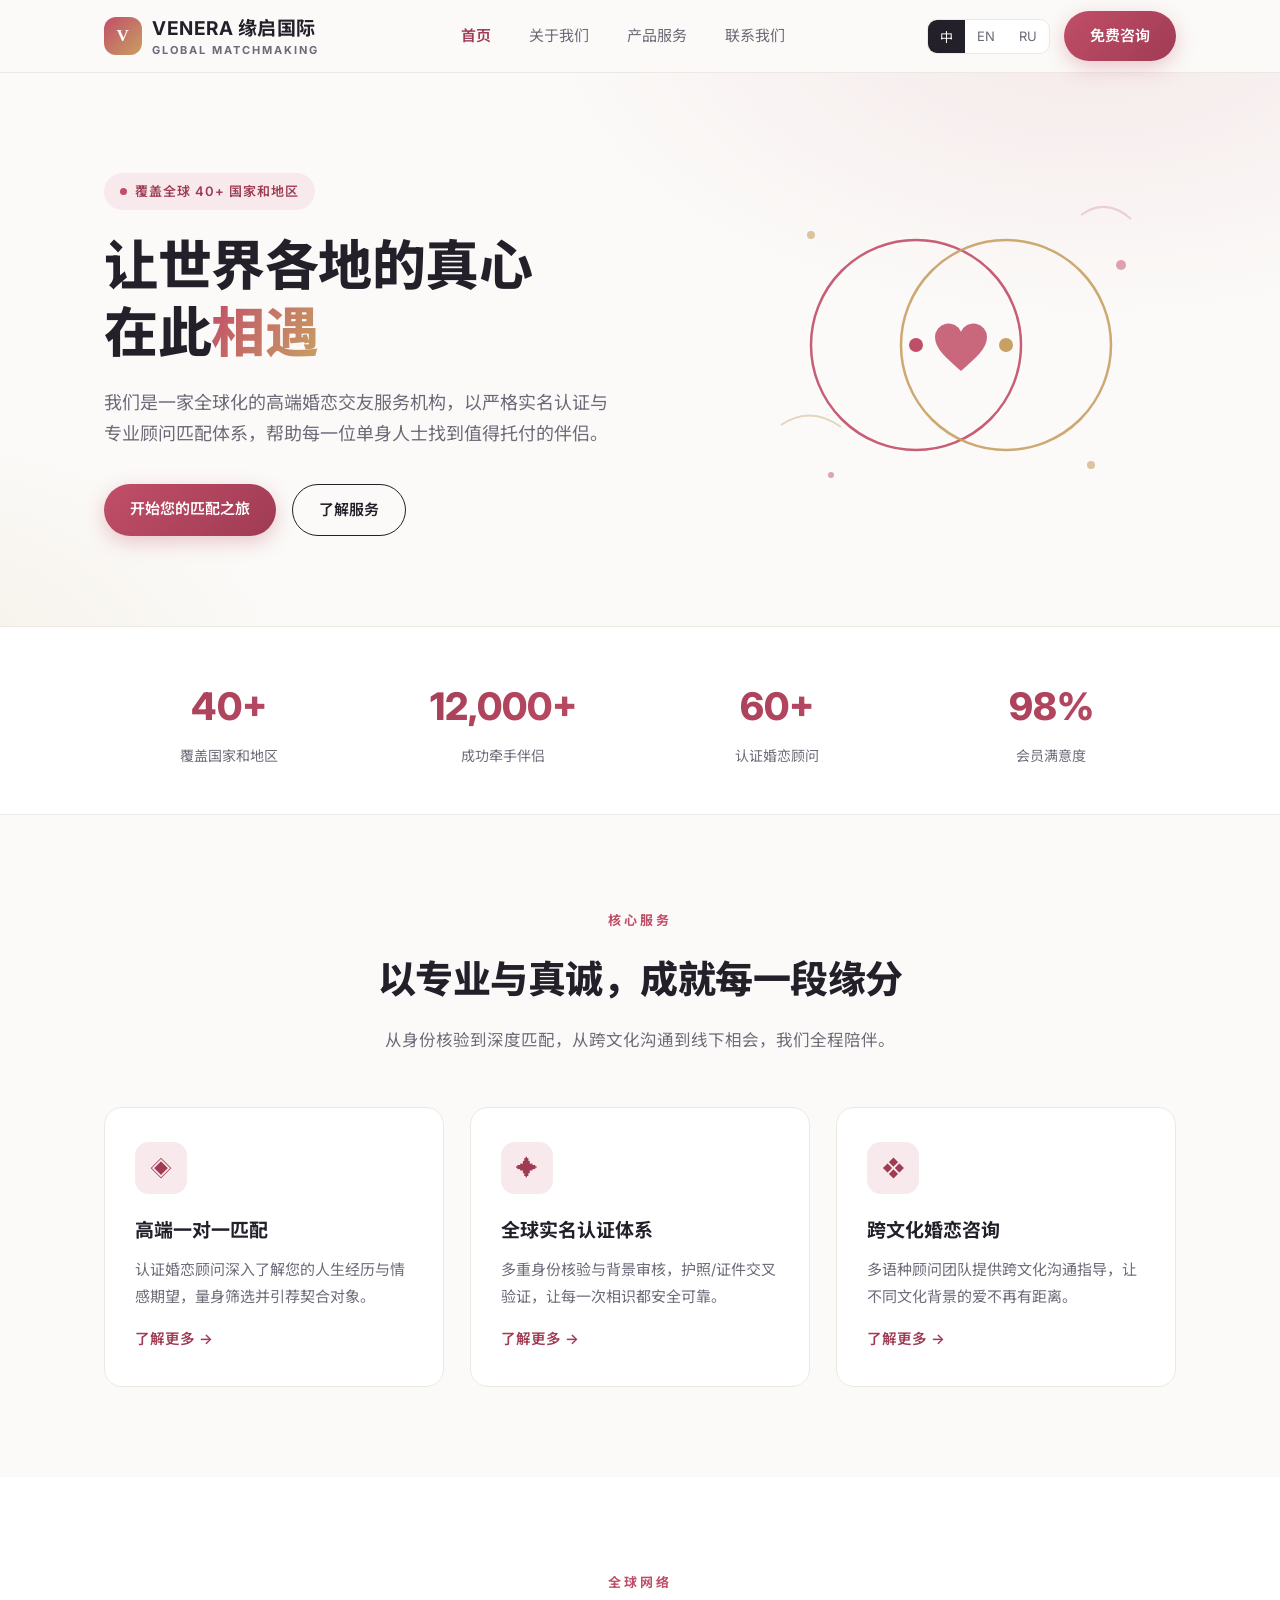
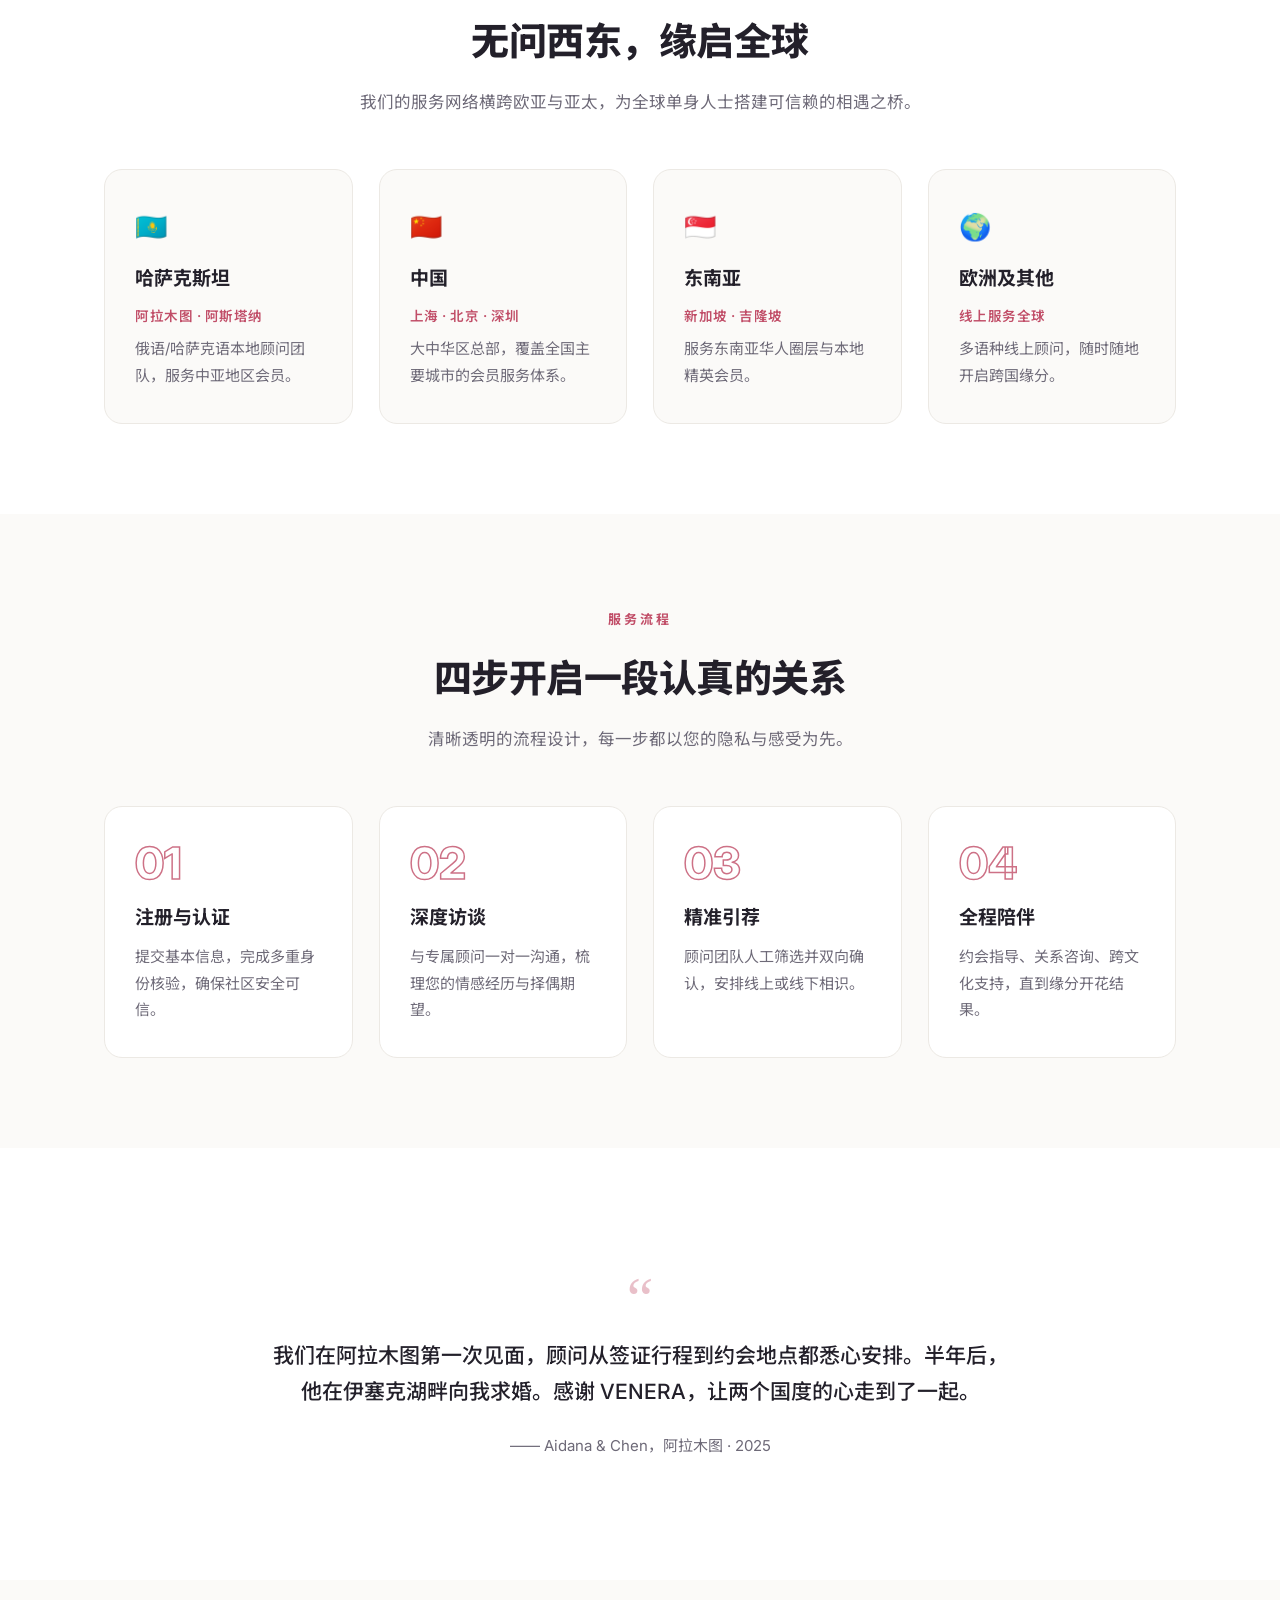
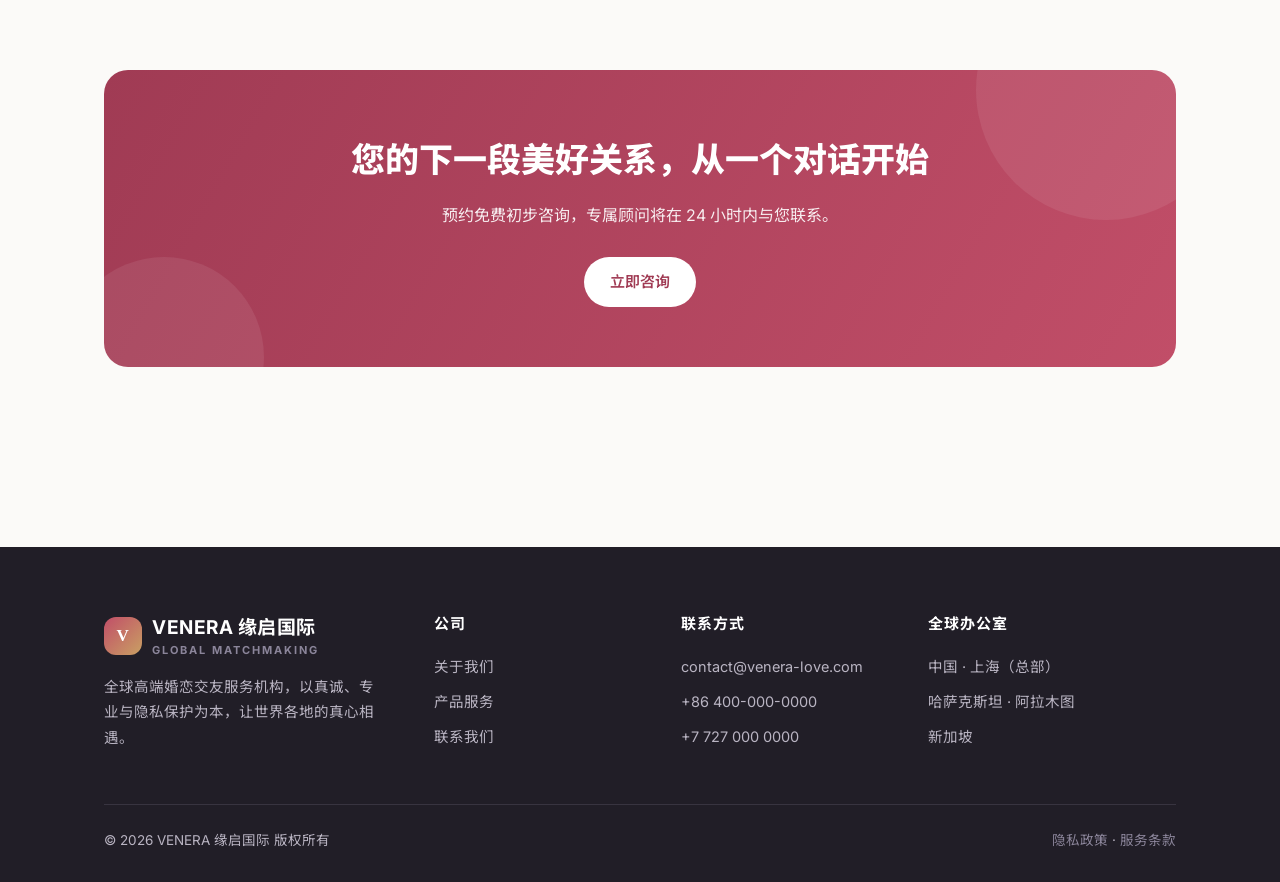
<file: index.html>
<!DOCTYPE html>
<html lang="zh-CN">
<head>
  <meta charset="UTF-8">
  <meta name="viewport" content="width=device-width, initial-scale=1.0">
  <title>VENERA 缘启国际 | 全球高端婚恋交友平台</title>
  <meta name="description" content="VENERA 缘启国际 - 面向全球的高端婚恋与交友服务，覆盖中国、哈萨克斯坦等地，专业顾问一对一匹配。">
  <link rel="preconnect" href="https://fonts.googleapis.com">
  <link href="https://fonts.googleapis.com/css2?family=Inter:wght@400;600;700;800&family=Noto+Sans+SC:wght@400;500;700&display=swap" rel="stylesheet">
  <link rel="stylesheet" href="css/style.css">
</head>
<body>

  <!-- ================= Header ================= -->
  <header class="site-header">
    <div class="container header-inner">
      <a href="index.html" class="brand">
        <span class="brand-mark">V</span>
        <span>
          <span class="brand-name" data-i18n="brand.name">VENERA 缘启国际</span>
          <span class="brand-tag" data-i18n="brand.tag">GLOBAL MATCHMAKING</span>
        </span>
      </a>
      <nav class="main-nav" id="mainNav">
        <a href="index.html" class="active" data-i18n="nav.home">首页</a>
        <a href="about.html" data-i18n="nav.about">关于我们</a>
        <a href="services.html" data-i18n="nav.services">产品服务</a>
        <a href="contact.html" data-i18n="nav.contact">联系我们</a>
      </nav>
      <div class="header-actions">
        <div class="lang-switch" id="langSwitch">
          <button data-lang="cn" class="active">中</button>
          <button data-lang="en">EN</button>
          <button data-lang="ru">RU</button>
        </div>
        <a href="contact.html" class="btn btn-primary" data-i18n="nav.cta">免费咨询</a>
        <button class="nav-toggle" id="navToggle" aria-label="menu">☰</button>
      </div>
    </div>
  </header>

  <!-- ================= Hero ================= -->
  <section class="hero">
    <div class="container hero-grid">
      <div>
        <span class="hero-badge" data-i18n="hero.badge">覆盖全球 40+ 国家和地区</span>
        <h1 data-i18n="hero.title">让世界各地的真心<br>在此<em>相遇</em></h1>
        <p class="hero-sub" data-i18n="hero.sub">我们是一家全球化的高端婚恋交友服务机构，以严格实名认证与专业顾问匹配体系，帮助每一位单身人士找到值得托付的伴侣。</p>
        <div class="hero-actions">
          <a href="contact.html" class="btn btn-primary" data-i18n="hero.cta1">开始您的匹配之旅</a>
          <a href="services.html" class="btn btn-ghost" data-i18n="hero.cta2">了解服务</a>
        </div>
      </div>
      <div class="hero-art">
        <svg viewBox="0 0 420 360" fill="none" xmlns="http://www.w3.org/2000/svg" aria-hidden="true">
          <circle cx="165" cy="170" r="105" stroke="#C14E68" stroke-width="2.5" opacity="0.9"/>
          <circle cx="255" cy="170" r="105" stroke="#C9A063" stroke-width="2.5" opacity="0.9"/>
          <path d="M210 196c-16-14-26-23-26-34a13.5 13.5 0 0 1 26-5.2A13.5 13.5 0 0 1 236 162c0 11-10 20-26 34z" fill="#C14E68" opacity="0.85"/>
          <circle cx="165" cy="170" r="7" fill="#C14E68"/>
          <circle cx="255" cy="170" r="7" fill="#C9A063"/>
          <circle cx="60" cy="60" r="4" fill="#C9A063" opacity="0.6"/>
          <circle cx="370" cy="90" r="5" fill="#C14E68" opacity="0.5"/>
          <circle cx="340" cy="290" r="4" fill="#C9A063" opacity="0.6"/>
          <circle cx="80" cy="300" r="3" fill="#C14E68" opacity="0.5"/>
          <path d="M30 250 Q 60 230 90 252" stroke="#E3D5C0" stroke-width="2" fill="none"/>
          <path d="M330 40 Q 355 22 380 44" stroke="#EBCDD5" stroke-width="2" fill="none"/>
        </svg>
      </div>
    </div>
  </section>

  <!-- ================= Stats ================= -->
  <section class="stats">
    <div class="container stats-grid">
      <div class="reveal">
        <div class="stat-num">40+</div>
        <div class="stat-label" data-i18n="stats.countries">覆盖国家和地区</div>
      </div>
      <div class="reveal">
        <div class="stat-num">12,000+</div>
        <div class="stat-label" data-i18n="stats.matches">成功牵手伴侣</div>
      </div>
      <div class="reveal">
        <div class="stat-num">60+</div>
        <div class="stat-label" data-i18n="stats.advisors">认证婚恋顾问</div>
      </div>
      <div class="reveal">
        <div class="stat-num">98%</div>
        <div class="stat-label" data-i18n="stats.satisfaction">会员满意度</div>
      </div>
    </div>
  </section>

  <!-- ================= Services preview ================= -->
  <section class="section">
    <div class="container">
      <div class="section-head reveal">
        <span class="eyebrow" data-i18n="sv.eyebrow">核心服务</span>
        <h2 data-i18n="sv.title">以专业与真诚，成就每一段缘分</h2>
        <p data-i18n="sv.sub">从身份核验到深度匹配，从跨文化沟通到线下相会，我们全程陪伴。</p>
      </div>
      <div class="card-grid">
        <div class="card reveal">
          <div class="card-icon">◈</div>
          <h3 data-i18n="sv.1t">高端一对一匹配</h3>
          <p data-i18n="sv.1d">认证婚恋顾问深入了解您的人生经历与情感期望，量身筛选并引荐契合对象。</p>
          <a href="services.html" class="card-link" data-i18n="sv.more">了解更多 →</a>
        </div>
        <div class="card reveal">
          <div class="card-icon">✦</div>
          <h3 data-i18n="sv.2t">全球实名认证体系</h3>
          <p data-i18n="sv.2d">多重身份核验与背景审核，护照/证件交叉验证，让每一次相识都安全可靠。</p>
          <a href="services.html" class="card-link" data-i18n="sv.more">了解更多 →</a>
        </div>
        <div class="card reveal">
          <div class="card-icon">❖</div>
          <h3 data-i18n="sv.3t">跨文化婚恋咨询</h3>
          <p data-i18n="sv.3d">多语种顾问团队提供跨文化沟通指导，让不同文化背景的爱不再有距离。</p>
          <a href="services.html" class="card-link" data-i18n="sv.more">了解更多 →</a>
        </div>
      </div>
    </div>
  </section>

  <!-- ================= Global network ================= -->
  <section class="section alt">
    <div class="container">
      <div class="section-head reveal">
        <span class="eyebrow" data-i18n="gl.eyebrow">全球网络</span>
        <h2 data-i18n="gl.title">无问西东，缘启全球</h2>
        <p data-i18n="gl.sub">我们的服务网络横跨欧亚与亚太，为全球单身人士搭建可信赖的相遇之桥。</p>
      </div>
      <div class="card-grid four">
        <div class="card region-card reveal">
          <div class="region-flag">🇰🇿</div>
          <h3 data-i18n="gl.1c">哈萨克斯坦</h3>
          <div class="region-city" data-i18n="gl.1city">阿拉木图 · 阿斯塔纳</div>
          <p data-i18n="gl.1d">俄语/哈萨克语本地顾问团队，服务中亚地区会员。</p>
        </div>
        <div class="card region-card reveal">
          <div class="region-flag">🇨🇳</div>
          <h3 data-i18n="gl.2c">中国</h3>
          <div class="region-city" data-i18n="gl.2city">上海 · 北京 · 深圳</div>
          <p data-i18n="gl.2d">大中华区总部，覆盖全国主要城市的会员服务体系。</p>
        </div>
        <div class="card region-card reveal">
          <div class="region-flag">🇸🇬</div>
          <h3 data-i18n="gl.3c">东南亚</h3>
          <div class="region-city" data-i18n="gl.3city">新加坡 · 吉隆坡</div>
          <p data-i18n="gl.3d">服务东南亚华人圈层与本地精英会员。</p>
        </div>
        <div class="card region-card reveal">
          <div class="region-flag">🌍</div>
          <h3 data-i18n="gl.4c">欧洲及其他</h3>
          <div class="region-city" data-i18n="gl.4city">线上服务全球</div>
          <p data-i18n="gl.4d">多语种线上顾问，随时随地开启跨国缘分。</p>
        </div>
      </div>
    </div>
  </section>

  <!-- ================= Process ================= -->
  <section class="section">
    <div class="container">
      <div class="section-head reveal">
        <span class="eyebrow" data-i18n="pr.eyebrow">服务流程</span>
        <h2 data-i18n="pr.title">四步开启一段认真的关系</h2>
        <p data-i18n="pr.sub">清晰透明的流程设计，每一步都以您的隐私与感受为先。</p>
      </div>
      <div class="card-grid four">
        <div class="card reveal">
          <div class="step-num">01</div>
          <h3 data-i18n="pr.1t">注册与认证</h3>
          <p data-i18n="pr.1d">提交基本信息，完成多重身份核验，确保社区安全可信。</p>
        </div>
        <div class="card reveal">
          <div class="step-num">02</div>
          <h3 data-i18n="pr.2t">深度访谈</h3>
          <p data-i18n="pr.2d">与专属顾问一对一沟通，梳理您的情感经历与择偶期望。</p>
        </div>
        <div class="card reveal">
          <div class="step-num">03</div>
          <h3 data-i18n="pr.3t">精准引荐</h3>
          <p data-i18n="pr.3d">顾问团队人工筛选并双向确认，安排线上或线下相识。</p>
        </div>
        <div class="card reveal">
          <div class="step-num">04</div>
          <h3 data-i18n="pr.4t">全程陪伴</h3>
          <p data-i18n="pr.4d">约会指导、关系咨询、跨文化支持，直到缘分开花结果。</p>
        </div>
      </div>
    </div>
  </section>

  <!-- ================= Testimonial ================= -->
  <section class="section alt">
    <div class="container">
      <div class="quote reveal">
        <div class="quote-mark">“</div>
        <blockquote data-i18n="te.quote">我们在阿拉木图第一次见面，顾问从签证行程到约会地点都悉心安排。半年后，他在伊塞克湖畔向我求婚。感谢 VENERA，让两个国度的心走到了一起。</blockquote>
        <cite data-i18n="te.name">—— Aidana & Chen，阿拉木图 · 2025</cite>
      </div>
    </div>
  </section>

  <!-- ================= CTA ================= -->
  <section class="section">
    <div class="container">
      <div class="cta-band reveal">
        <h2 data-i18n="cta.title">您的下一段美好关系，从一个对话开始</h2>
        <p data-i18n="cta.sub">预约免费初步咨询，专属顾问将在 24 小时内与您联系。</p>
        <a href="contact.html" class="btn btn-primary" data-i18n="cta.btn">立即咨询</a>
      </div>
    </div>
  </section>

  <!-- ================= Footer ================= -->
  <footer class="site-footer">
    <div class="container">
      <div class="footer-grid">
        <div>
          <div class="brand">
            <span class="brand-mark">V</span>
            <span>
              <span class="brand-name" data-i18n="brand.name">VENERA 缘启国际</span>
              <span class="brand-tag" data-i18n="brand.tag">GLOBAL MATCHMAKING</span>
            </span>
          </div>
          <p class="footer-about" data-i18n="footer.about">全球高端婚恋交友服务机构，以真诚、专业与隐私保护为本，让世界各地的真心相遇。</p>
        </div>
        <div>
          <h4 data-i18n="footer.company">公司</h4>
          <ul>
            <li><a href="about.html" data-i18n="nav.about">关于我们</a></li>
            <li><a href="services.html" data-i18n="nav.services">产品服务</a></li>
            <li><a href="contact.html" data-i18n="nav.contact">联系我们</a></li>
          </ul>
        </div>
        <div>
          <h4 data-i18n="footer.contact">联系方式</h4>
          <ul>
            <li>contact@venera-love.com</li>
            <li>+86 400-000-0000</li>
            <li>+7 727 000 0000</li>
          </ul>
        </div>
        <div>
          <h4 data-i18n="footer.global">全球办公室</h4>
          <ul>
            <li data-i18n="footer.office1">中国 · 上海（总部）</li>
            <li data-i18n="footer.office2">哈萨克斯坦 · 阿拉木图</li>
            <li data-i18n="footer.office3">新加坡</li>
          </ul>
        </div>
      </div>
      <div class="footer-bottom">
        <span data-i18n="footer.rights">© 2026 VENERA 缘启国际 版权所有</span>
        <span>
          <a href="#" data-i18n="footer.privacy">隐私政策</a> ·
          <a href="#" data-i18n="footer.terms">服务条款</a>
        </span>
      </div>
    </div>
  </footer>

  <script src="js/i18n.js"></script>
  <script src="js/main.js"></script>
</body>
</html>
</file>
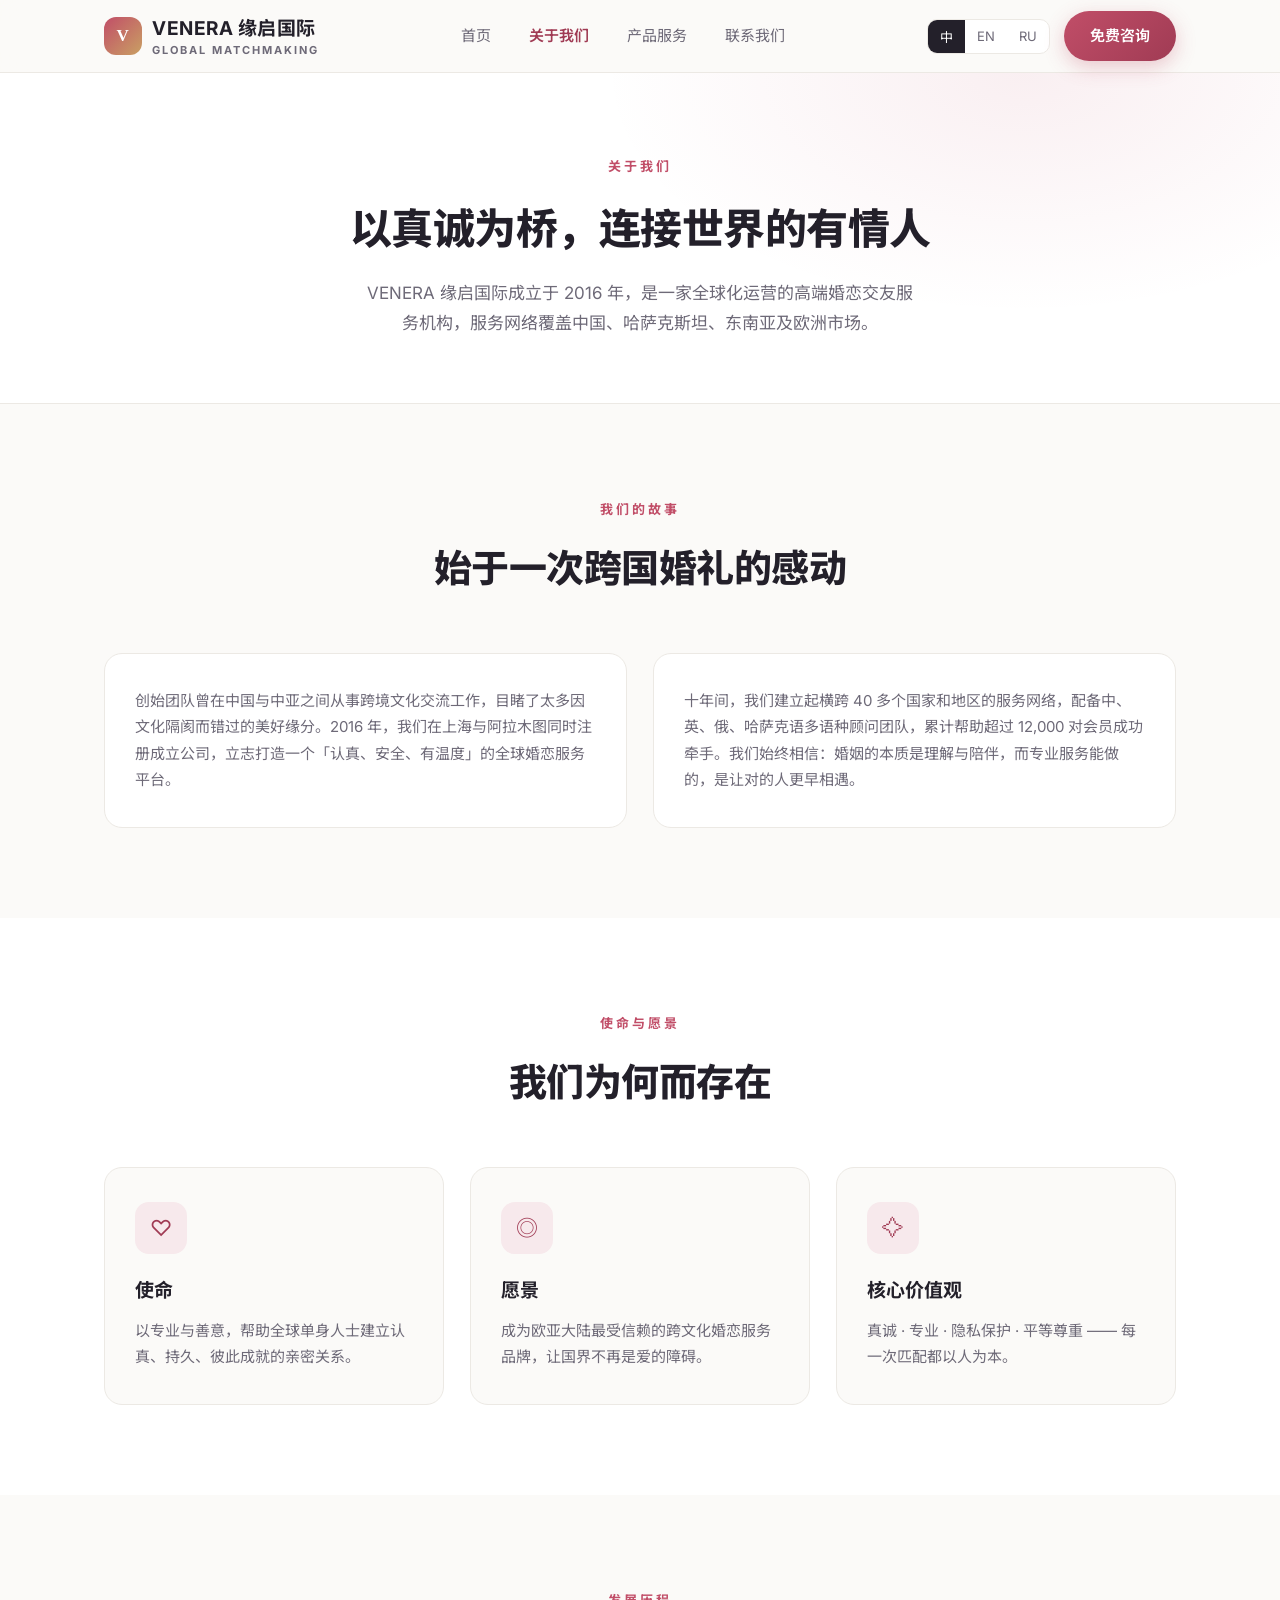
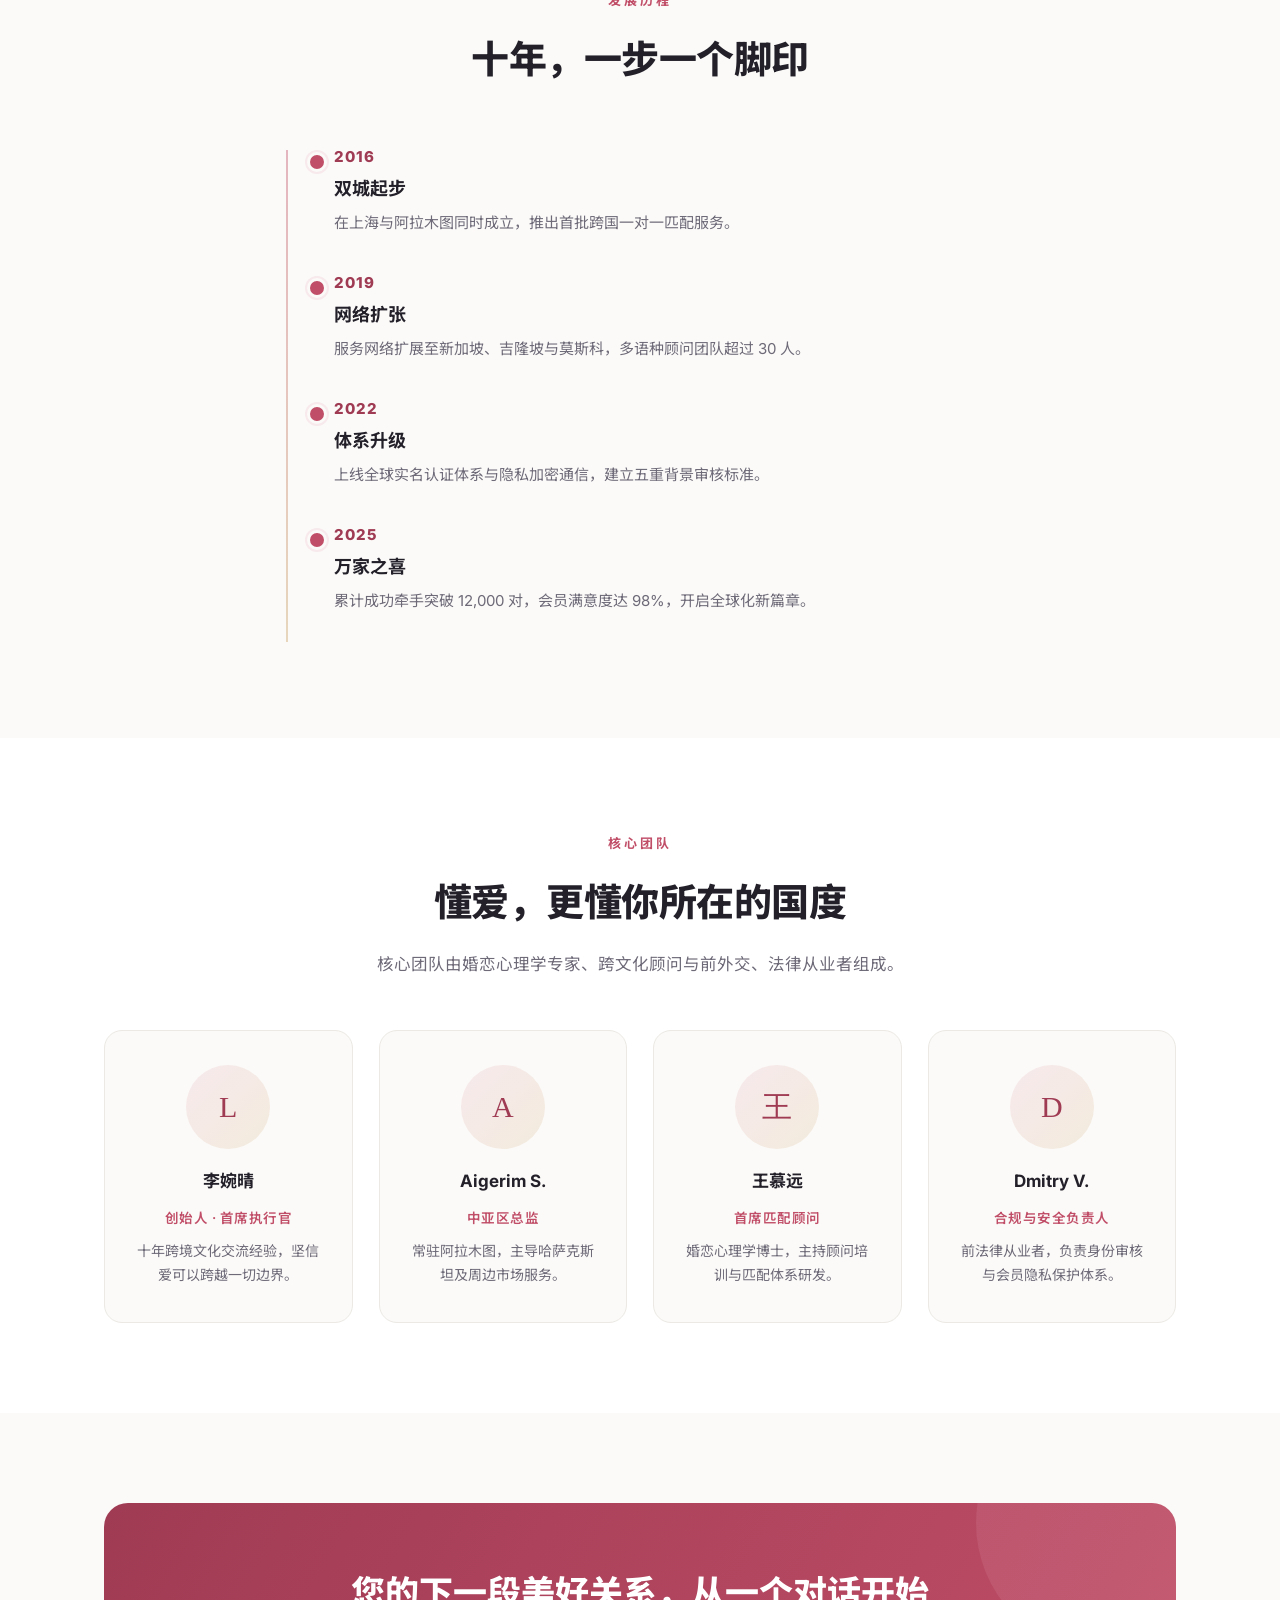
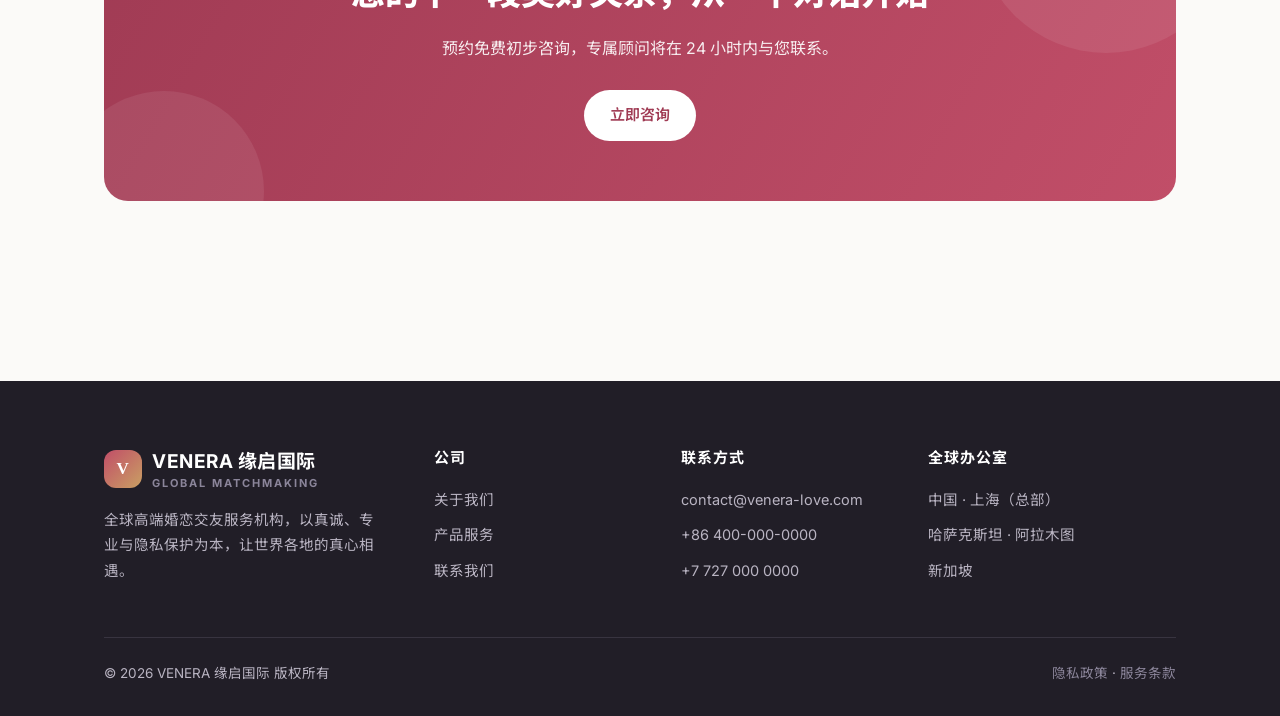
<file: about.html>
<!DOCTYPE html>
<html lang="zh-CN">
<head>
  <meta charset="UTF-8">
  <meta name="viewport" content="width=device-width, initial-scale=1.0">
  <title>关于我们 | VENERA 缘启国际</title>
  <meta name="description" content="了解 VENERA 缘启国际 —— 一家面向全球的高端婚恋交友服务机构，覆盖中国、哈萨克斯坦等地。">
  <link rel="preconnect" href="https://fonts.googleapis.com">
  <link href="https://fonts.googleapis.com/css2?family=Inter:wght@400;600;700;800&family=Noto+Sans+SC:wght@400;500;700&display=swap" rel="stylesheet">
  <link rel="stylesheet" href="css/style.css">
</head>
<body>

  <header class="site-header">
    <div class="container header-inner">
      <a href="index.html" class="brand">
        <span class="brand-mark">V</span>
        <span>
          <span class="brand-name" data-i18n="brand.name">VENERA 缘启国际</span>
          <span class="brand-tag" data-i18n="brand.tag">GLOBAL MATCHMAKING</span>
        </span>
      </a>
      <nav class="main-nav" id="mainNav">
        <a href="index.html" data-i18n="nav.home">首页</a>
        <a href="about.html" class="active" data-i18n="nav.about">关于我们</a>
        <a href="services.html" data-i18n="nav.services">产品服务</a>
        <a href="contact.html" data-i18n="nav.contact">联系我们</a>
      </nav>
      <div class="header-actions">
        <div class="lang-switch" id="langSwitch">
          <button data-lang="cn" class="active">中</button>
          <button data-lang="en">EN</button>
          <button data-lang="ru">RU</button>
        </div>
        <a href="contact.html" class="btn btn-primary" data-i18n="nav.cta">免费咨询</a>
        <button class="nav-toggle" id="navToggle" aria-label="menu">☰</button>
      </div>
    </div>
  </header>

  <!-- Page hero -->
  <section class="page-hero">
    <div class="container">
      <span class="eyebrow" data-i18n="ab.eyebrow">关于我们</span>
      <h1 data-i18n="ab.title">以真诚为桥，连接世界的有情人</h1>
      <p data-i18n="ab.sub">VENERA 缘启国际成立于 2016 年，是一家全球化运营的高端婚恋交友服务机构，服务网络覆盖中国、哈萨克斯坦、东南亚及欧洲市场。</p>
    </div>
  </section>

  <!-- Story -->
  <section class="section">
    <div class="container">
      <div class="section-head reveal">
        <span class="eyebrow" data-i18n="ab.storyEyebrow">我们的故事</span>
        <h2 data-i18n="ab.storyTitle">始于一次跨国婚礼的感动</h2>
      </div>
      <div class="card-grid two">
        <div class="card reveal">
          <p data-i18n="ab.p1">创始团队曾在中国与中亚之间从事跨境文化交流工作，目睹了太多因文化隔阂而错过的美好缘分。2016 年，我们在上海与阿拉木图同时注册成立公司，立志打造一个「认真、安全、有温度」的全球婚恋服务平台。</p>
        </div>
        <div class="card reveal">
          <p data-i18n="ab.p2">十年间，我们建立起横跨 40 多个国家和地区的服务网络，配备中、英、俄、哈萨克语多语种顾问团队，累计帮助超过 12,000 对会员成功牵手。我们始终相信：婚姻的本质是理解与陪伴，而专业服务能做的，是让对的人更早相遇。</p>
        </div>
      </div>
    </div>
  </section>

  <!-- Mission / Vision / Values -->
  <section class="section alt">
    <div class="container">
      <div class="section-head reveal">
        <span class="eyebrow" data-i18n="ab.mvEyebrow">使命与愿景</span>
        <h2 data-i18n="ab.mvTitle">我们为何而存在</h2>
      </div>
      <div class="card-grid">
        <div class="card reveal">
          <div class="card-icon">♡</div>
          <h3 data-i18n="ab.mt">使命</h3>
          <p data-i18n="ab.md">以专业与善意，帮助全球单身人士建立认真、持久、彼此成就的亲密关系。</p>
        </div>
        <div class="card reveal">
          <div class="card-icon">◎</div>
          <h3 data-i18n="ab.vt">愿景</h3>
          <p data-i18n="ab.vd">成为欧亚大陆最受信赖的跨文化婚恋服务品牌，让国界不再是爱的障碍。</p>
        </div>
        <div class="card reveal">
          <div class="card-icon">✧</div>
          <h3 data-i18n="ab.valt">核心价值观</h3>
          <p data-i18n="ab.vald">真诚 · 专业 · 隐私保护 · 平等尊重 —— 每一次匹配都以人为本。</p>
        </div>
      </div>
    </div>
  </section>

  <!-- Timeline -->
  <section class="section">
    <div class="container">
      <div class="section-head reveal">
        <span class="eyebrow" data-i18n="ab.tlEyebrow">发展历程</span>
        <h2 data-i18n="ab.tlTitle">十年，一步一个脚印</h2>
      </div>
      <div class="timeline">
        <div class="tl-item reveal">
          <div class="tl-year">2016</div>
          <h3 data-i18n="tl.1t">双城起步</h3>
          <p data-i18n="tl.1d">在上海与阿拉木图同时成立，推出首批跨国一对一匹配服务。</p>
        </div>
        <div class="tl-item reveal">
          <div class="tl-year">2019</div>
          <h3 data-i18n="tl.2t">网络扩张</h3>
          <p data-i18n="tl.2d">服务网络扩展至新加坡、吉隆坡与莫斯科，多语种顾问团队超过 30 人。</p>
        </div>
        <div class="tl-item reveal">
          <div class="tl-year">2022</div>
          <h3 data-i18n="tl.3t">体系升级</h3>
          <p data-i18n="tl.3d">上线全球实名认证体系与隐私加密通信，建立五重背景审核标准。</p>
        </div>
        <div class="tl-item reveal">
          <div class="tl-year">2025</div>
          <h3 data-i18n="tl.4t">万家之喜</h3>
          <p data-i18n="tl.4d">累计成功牵手突破 12,000 对，会员满意度达 98%，开启全球化新篇章。</p>
        </div>
      </div>
    </div>
  </section>

  <!-- Team -->
  <section class="section alt">
    <div class="container">
      <div class="section-head reveal">
        <span class="eyebrow" data-i18n="ab.teamEyebrow">核心团队</span>
        <h2 data-i18n="ab.teamTitle">懂爱，更懂你所在的国度</h2>
        <p data-i18n="ab.teamSub">核心团队由婚恋心理学专家、跨文化顾问与前外交、法律从业者组成。</p>
      </div>
      <div class="card-grid four">
        <div class="card team-card reveal">
          <div class="avatar">L</div>
          <h3 data-i18n="tm.1n">李婉晴</h3>
          <div class="team-role" data-i18n="tm.1r">创始人 · 首席执行官</div>
          <p data-i18n="tm.1d">十年跨境文化交流经验，坚信爱可以跨越一切边界。</p>
        </div>
        <div class="card team-card reveal">
          <div class="avatar">A</div>
          <h3 data-i18n="tm.2n">Aigerim S.</h3>
          <div class="team-role" data-i18n="tm.2r">中亚区总监</div>
          <p data-i18n="tm.2d">常驻阿拉木图，主导哈萨克斯坦及周边市场服务。</p>
        </div>
        <div class="card team-card reveal">
          <div class="avatar">王</div>
          <h3 data-i18n="tm.3n">王慕远</h3>
          <div class="team-role" data-i18n="tm.3r">首席匹配顾问</div>
          <p data-i18n="tm.3d">婚恋心理学博士，主持顾问培训与匹配体系研发。</p>
        </div>
        <div class="card team-card reveal">
          <div class="avatar">D</div>
          <h3 data-i18n="tm.4n">Dmitry V.</h3>
          <div class="team-role" data-i18n="tm.4r">合规与安全负责人</div>
          <p data-i18n="tm.4d">前法律从业者，负责身份审核与会员隐私保护体系。</p>
        </div>
      </div>
    </div>
  </section>

  <!-- CTA -->
  <section class="section">
    <div class="container">
      <div class="cta-band reveal">
        <h2 data-i18n="cta.title">您的下一段美好关系，从一个对话开始</h2>
        <p data-i18n="cta.sub">预约免费初步咨询，专属顾问将在 24 小时内与您联系。</p>
        <a href="contact.html" class="btn btn-primary" data-i18n="cta.btn">立即咨询</a>
      </div>
    </div>
  </section>

  <footer class="site-footer">
    <div class="container">
      <div class="footer-grid">
        <div>
          <div class="brand">
            <span class="brand-mark">V</span>
            <span>
              <span class="brand-name" data-i18n="brand.name">VENERA 缘启国际</span>
              <span class="brand-tag" data-i18n="brand.tag">GLOBAL MATCHMAKING</span>
            </span>
          </div>
          <p class="footer-about" data-i18n="footer.about">全球高端婚恋交友服务机构，以真诚、专业与隐私保护为本，让世界各地的真心相遇。</p>
        </div>
        <div>
          <h4 data-i18n="footer.company">公司</h4>
          <ul>
            <li><a href="about.html" data-i18n="nav.about">关于我们</a></li>
            <li><a href="services.html" data-i18n="nav.services">产品服务</a></li>
            <li><a href="contact.html" data-i18n="nav.contact">联系我们</a></li>
          </ul>
        </div>
        <div>
          <h4 data-i18n="footer.contact">联系方式</h4>
          <ul>
            <li>contact@venera-love.com</li>
            <li>+86 400-000-0000</li>
            <li>+7 727 000 0000</li>
          </ul>
        </div>
        <div>
          <h4 data-i18n="footer.global">全球办公室</h4>
          <ul>
            <li data-i18n="footer.office1">中国 · 上海（总部）</li>
            <li data-i18n="footer.office2">哈萨克斯坦 · 阿拉木图</li>
            <li data-i18n="footer.office3">新加坡</li>
          </ul>
        </div>
      </div>
      <div class="footer-bottom">
        <span data-i18n="footer.rights">© 2026 VENERA 缘启国际 版权所有</span>
        <span>
          <a href="#" data-i18n="footer.privacy">隐私政策</a> ·
          <a href="#" data-i18n="footer.terms">服务条款</a>
        </span>
      </div>
    </div>
  </footer>

  <script src="js/i18n.js"></script>
  <script src="js/main.js"></script>
</body>
</html>
</file>
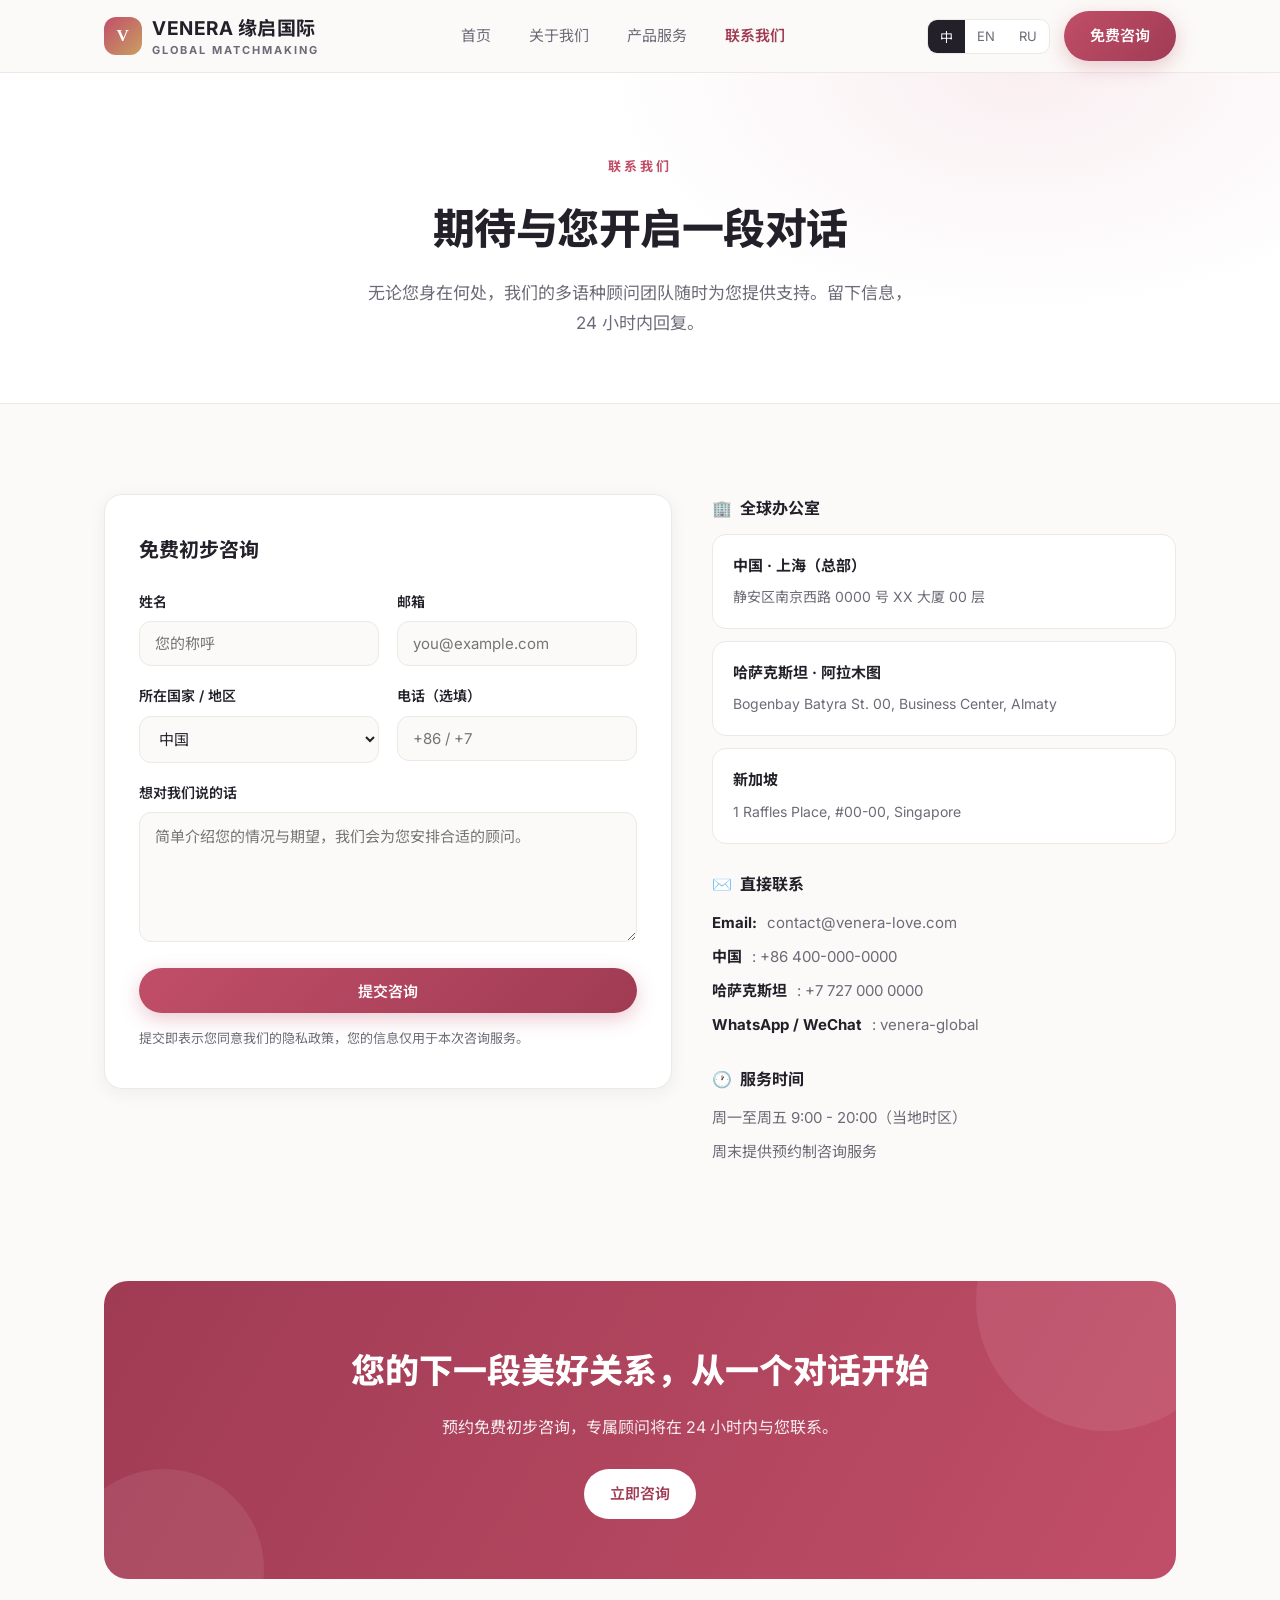
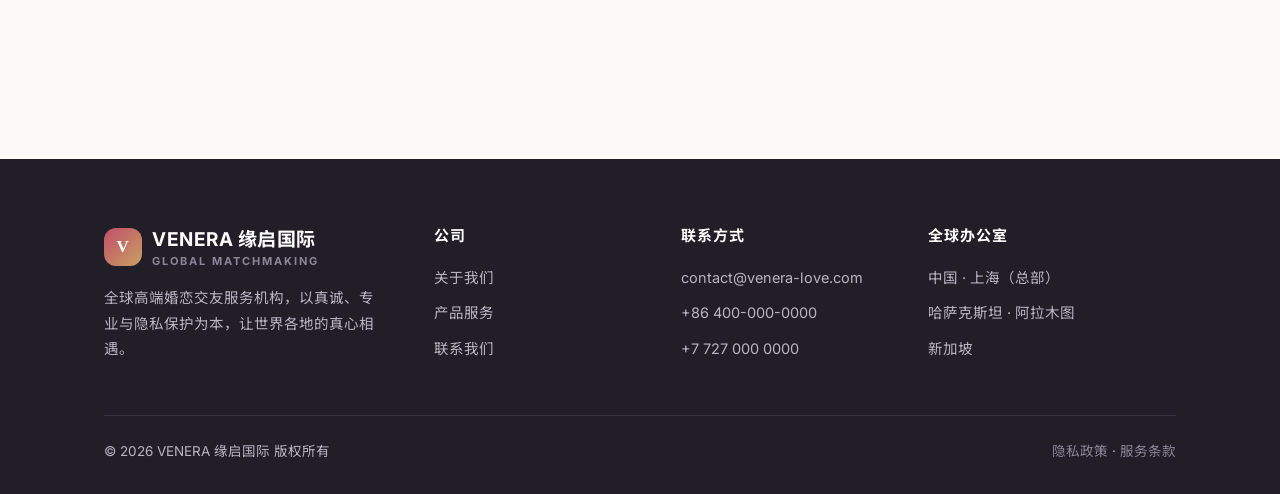
<file: contact.html>
<!DOCTYPE html>
<html lang="zh-CN">
<head>
  <meta charset="UTF-8">
  <meta name="viewport" content="width=device-width, initial-scale=1.0">
  <title>联系我们 | VENERA 缘启国际</title>
  <meta name="description" content="联系 VENERA 缘启国际 —— 预约免费婚恋咨询， offices in Shanghai, Almaty, Singapore.">
  <link rel="preconnect" href="https://fonts.googleapis.com">
  <link href="https://fonts.googleapis.com/css2?family=Inter:wght@400;600;700;800&family=Noto+Sans+SC:wght@400;500;700&display=swap" rel="stylesheet">
  <link rel="stylesheet" href="css/style.css">
</head>
<body>

  <header class="site-header">
    <div class="container header-inner">
      <a href="index.html" class="brand">
        <span class="brand-mark">V</span>
        <span>
          <span class="brand-name" data-i18n="brand.name">VENERA 缘启国际</span>
          <span class="brand-tag" data-i18n="brand.tag">GLOBAL MATCHMAKING</span>
        </span>
      </a>
      <nav class="main-nav" id="mainNav">
        <a href="index.html" data-i18n="nav.home">首页</a>
        <a href="about.html" data-i18n="nav.about">关于我们</a>
        <a href="services.html" data-i18n="nav.services">产品服务</a>
        <a href="contact.html" class="active" data-i18n="nav.contact">联系我们</a>
      </nav>
      <div class="header-actions">
        <div class="lang-switch" id="langSwitch">
          <button data-lang="cn" class="active">中</button>
          <button data-lang="en">EN</button>
          <button data-lang="ru">RU</button>
        </div>
        <a href="contact.html" class="btn btn-primary" data-i18n="nav.cta">免费咨询</a>
        <button class="nav-toggle" id="navToggle" aria-label="menu">☰</button>
      </div>
    </div>
  </header>

  <!-- Page hero -->
  <section class="page-hero">
    <div class="container">
      <span class="eyebrow" data-i18n="ct.eyebrow">联系我们</span>
      <h1 data-i18n="ct.title">期待与您开启一段对话</h1>
      <p data-i18n="ct.sub">无论您身在何处，我们的多语种顾问团队随时为您提供支持。留下信息，24 小时内回复。</p>
    </div>
  </section>

  <!-- Contact grid -->
  <section class="section">
    <div class="container contact-grid">

      <!-- Form -->
      <div class="form-card reveal">
        <h3 style="font-size:20px;margin-bottom:22px" data-i18n="ct.formTitle">免费初步咨询</h3>
        <form id="contactForm">
          <div class="form-row">
            <div class="field">
              <label for="name" data-i18n="ct.f.name">姓名</label>
              <input type="text" id="name" required data-i18n-ph="ct.f.namePh" placeholder="您的称呼">
            </div>
            <div class="field">
              <label for="email" data-i18n="ct.f.email">邮箱</label>
              <input type="email" id="email" required placeholder="you@example.com">
            </div>
          </div>
          <div class="form-row">
            <div class="field">
              <label for="country" data-i18n="ct.f.country">所在国家 / 地区</label>
              <select id="country">
                <option value="cn" data-i18n="ct.f.c1">中国</option>
                <option value="kz" data-i18n="ct.f.c2">哈萨克斯坦</option>
                <option value="sg" data-i18n="ct.f.c3">新加坡</option>
                <option value="other" data-i18n="ct.f.c4">其他</option>
              </select>
            </div>
            <div class="field">
              <label for="phone" data-i18n="ct.f.phone">电话（选填）</label>
              <input type="tel" id="phone" placeholder="+86 / +7">
            </div>
          </div>
          <div class="field">
            <label for="message" data-i18n="ct.f.msg">想对我们说的话</label>
            <textarea id="message" required data-i18n-ph="ct.f.msgPh" placeholder="简单介绍您的情况与期望，我们会为您安排合适的顾问。"></textarea>
          </div>
          <button type="submit" class="btn btn-primary" style="width:100%" data-i18n="ct.f.submit">提交咨询</button>
          <p class="form-note" data-i18n="ct.f.note">提交即表示您同意我们的隐私政策，您的信息仅用于本次咨询服务。</p>
          <div class="form-success" id="formSuccess" data-i18n="ct.f.success">✓ 提交成功！顾问将在 24 小时内与您联系。</div>
        </form>
      </div>

      <!-- Info -->
      <div>
        <div class="info-block reveal">
          <h3>🏢 <span data-i18n="ct.offices">全球办公室</span></h3>
          <div class="office">
            <strong data-i18n="ct.o1t">中国 · 上海（总部）</strong>
            <span data-i18n="ct.o1d">静安区南京西路 0000 号 XX 大厦 00 层</span>
          </div>
          <div class="office">
            <strong data-i18n="ct.o2t">哈萨克斯坦 · 阿拉木图</strong>
            <span data-i18n="ct.o2d">Bogenbay Batyra St. 00, Business Center, Almaty</span>
          </div>
          <div class="office">
            <strong data-i18n="ct.o3t">新加坡</strong>
            <span data-i18n="ct.o3d">1 Raffles Place, #00-00, Singapore</span>
          </div>
        </div>

        <div class="info-block reveal">
          <h3>✉️ <span data-i18n="ct.direct">直接联系</span></h3>
          <div class="contact-line"><b>Email:</b> contact@venera-love.com</div>
          <div class="contact-line"><b data-i18n="ct.cnLine">中国</b>: +86 400-000-0000</div>
          <div class="contact-line"><b data-i18n="ct.kzLine">哈萨克斯坦</b>: +7 727 000 0000</div>
          <div class="contact-line"><b data-i18n="ct.wa">WhatsApp / WeChat</b>: venera-global</div>
        </div>

        <div class="info-block reveal">
          <h3>🕐 <span data-i18n="ct.hours">服务时间</span></h3>
          <div class="contact-line" data-i18n="ct.h1">周一至周五 9:00 - 20:00（当地时区）</div>
          <div class="contact-line" data-i18n="ct.h2">周末提供预约制咨询服务</div>
        </div>
      </div>
    </div>
  </section>

  <!-- CTA -->
  <section class="section" style="padding-top:0">
    <div class="container">
      <div class="cta-band reveal">
        <h2 data-i18n="cta.title">您的下一段美好关系，从一个对话开始</h2>
        <p data-i18n="cta.sub">预约免费初步咨询，专属顾问将在 24 小时内与您联系。</p>
        <a href="#contactForm" class="btn btn-primary" data-i18n="cta.btn">立即咨询</a>
      </div>
    </div>
  </section>

  <footer class="site-footer">
    <div class="container">
      <div class="footer-grid">
        <div>
          <div class="brand">
            <span class="brand-mark">V</span>
            <span>
              <span class="brand-name" data-i18n="brand.name">VENERA 缘启国际</span>
              <span class="brand-tag" data-i18n="brand.tag">GLOBAL MATCHMAKING</span>
            </span>
          </div>
          <p class="footer-about" data-i18n="footer.about">全球高端婚恋交友服务机构，以真诚、专业与隐私保护为本，让世界各地的真心相遇。</p>
        </div>
        <div>
          <h4 data-i18n="footer.company">公司</h4>
          <ul>
            <li><a href="about.html" data-i18n="nav.about">关于我们</a></li>
            <li><a href="services.html" data-i18n="nav.services">产品服务</a></li>
            <li><a href="contact.html" data-i18n="nav.contact">联系我们</a></li>
          </ul>
        </div>
        <div>
          <h4 data-i18n="footer.contact">联系方式</h4>
          <ul>
            <li>contact@venera-love.com</li>
            <li>+86 400-000-0000</li>
            <li>+7 727 000 0000</li>
          </ul>
        </div>
        <div>
          <h4 data-i18n="footer.global">全球办公室</h4>
          <ul>
            <li data-i18n="footer.office1">中国 · 上海（总部）</li>
            <li data-i18n="footer.office2">哈萨克斯坦 · 阿拉木图</li>
            <li data-i18n="footer.office3">新加坡</li>
          </ul>
        </div>
      </div>
      <div class="footer-bottom">
        <span data-i18n="footer.rights">© 2026 VENERA 缘启国际 版权所有</span>
        <span>
          <a href="#" data-i18n="footer.privacy">隐私政策</a> ·
          <a href="#" data-i18n="footer.terms">服务条款</a>
        </span>
      </div>
    </div>
  </footer>

  <script src="js/i18n.js"></script>
  <script src="js/main.js"></script>
</body>
</html>
</file>
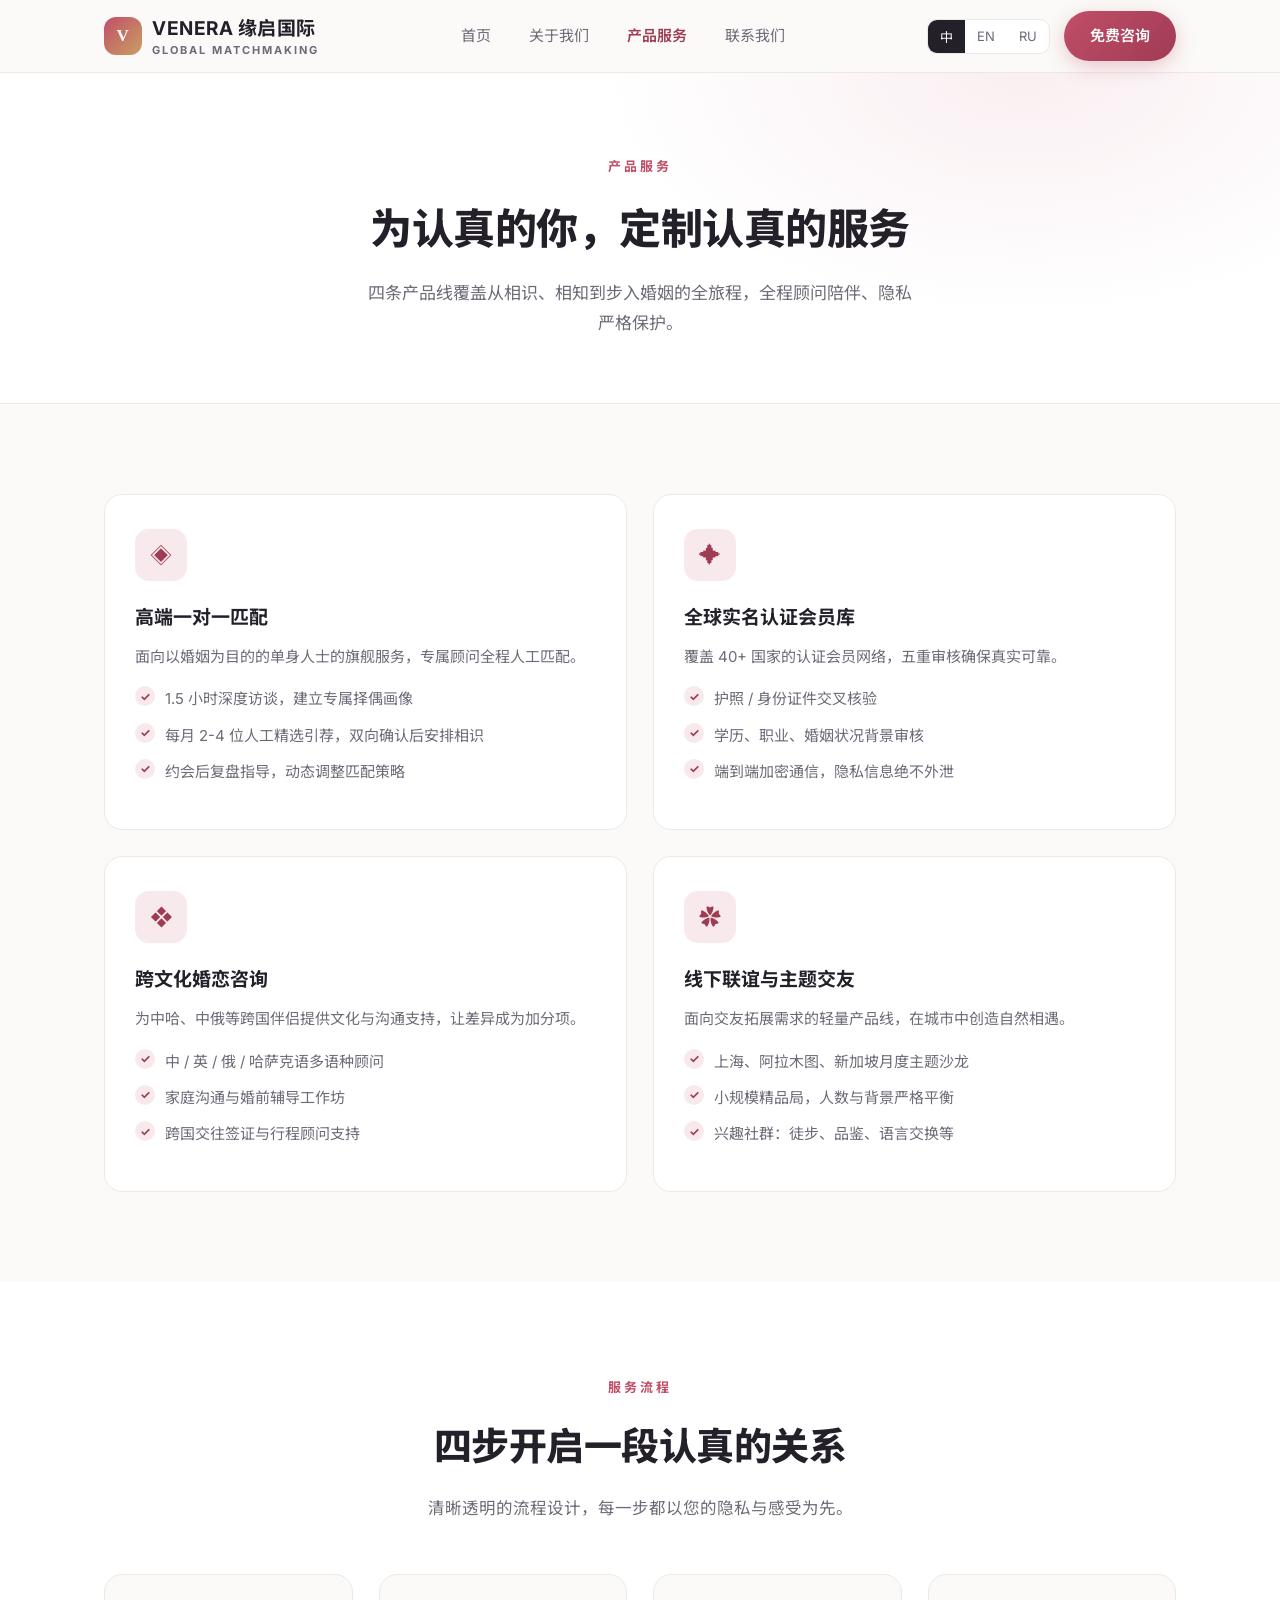
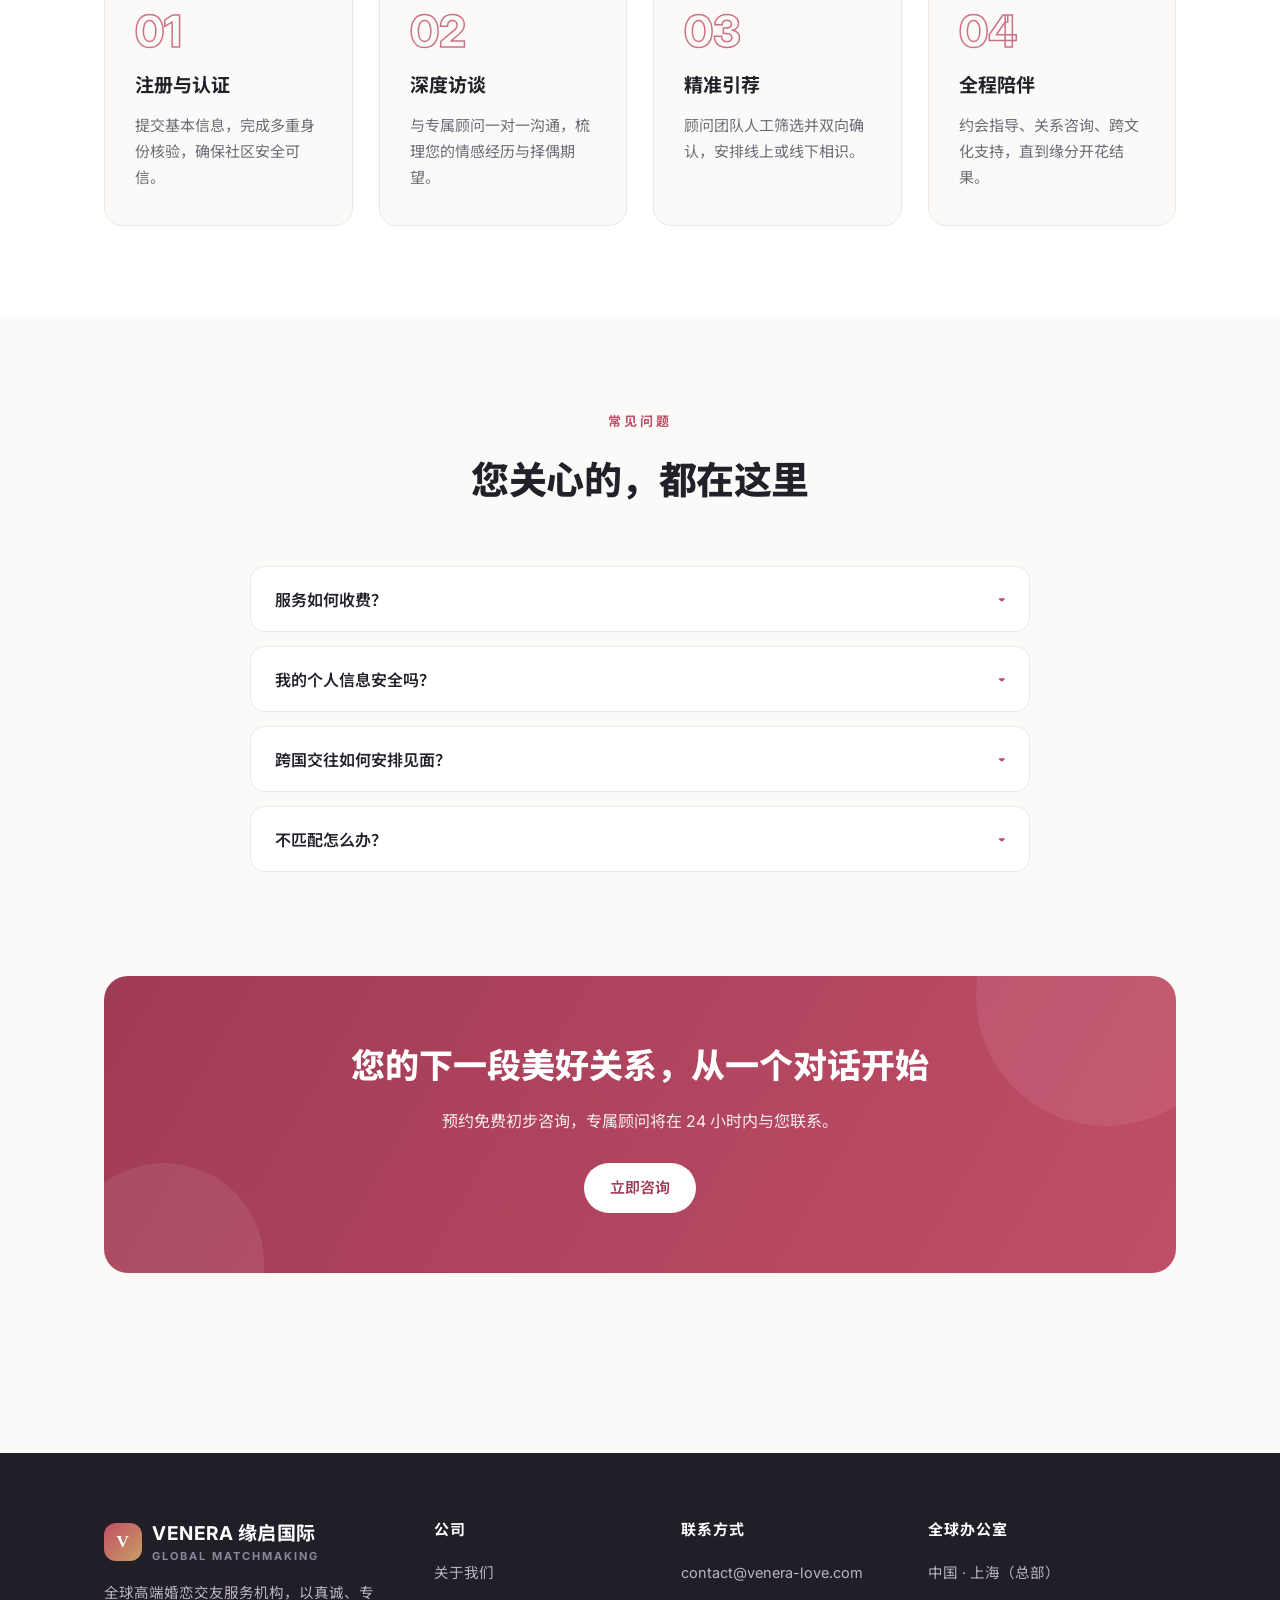
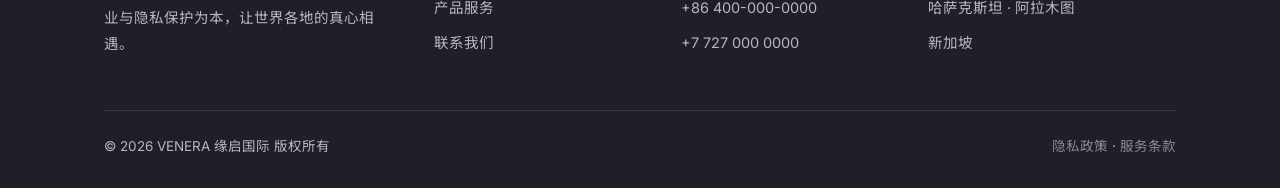
<file: services.html>
<!DOCTYPE html>
<html lang="zh-CN">
<head>
  <meta charset="UTF-8">
  <meta name="viewport" content="width=device-width, initial-scale=1.0">
  <title>产品服务 | VENERA 缘启国际</title>
  <meta name="description" content="VENERA 缘启国际产品与服务：高端一对一匹配、全球实名认证、跨文化婚恋咨询、线下联谊活动。">
  <link rel="preconnect" href="https://fonts.googleapis.com">
  <link href="https://fonts.googleapis.com/css2?family=Inter:wght@400;600;700;800&family=Noto+Sans+SC:wght@400;500;700&display=swap" rel="stylesheet">
  <link rel="stylesheet" href="css/style.css">
</head>
<body>

  <header class="site-header">
    <div class="container header-inner">
      <a href="index.html" class="brand">
        <span class="brand-mark">V</span>
        <span>
          <span class="brand-name" data-i18n="brand.name">VENERA 缘启国际</span>
          <span class="brand-tag" data-i18n="brand.tag">GLOBAL MATCHMAKING</span>
        </span>
      </a>
      <nav class="main-nav" id="mainNav">
        <a href="index.html" data-i18n="nav.home">首页</a>
        <a href="about.html" data-i18n="nav.about">关于我们</a>
        <a href="services.html" class="active" data-i18n="nav.services">产品服务</a>
        <a href="contact.html" data-i18n="nav.contact">联系我们</a>
      </nav>
      <div class="header-actions">
        <div class="lang-switch" id="langSwitch">
          <button data-lang="cn" class="active">中</button>
          <button data-lang="en">EN</button>
          <button data-lang="ru">RU</button>
        </div>
        <a href="contact.html" class="btn btn-primary" data-i18n="nav.cta">免费咨询</a>
        <button class="nav-toggle" id="navToggle" aria-label="menu">☰</button>
      </div>
    </div>
  </header>

  <!-- Page hero -->
  <section class="page-hero">
    <div class="container">
      <span class="eyebrow" data-i18n="ps.eyebrow">产品服务</span>
      <h1 data-i18n="ps.title">为认真的你，定制认真的服务</h1>
      <p data-i18n="ps.sub">四条产品线覆盖从相识、相知到步入婚姻的全旅程，全程顾问陪伴、隐私严格保护。</p>
    </div>
  </section>

  <!-- Services detail -->
  <section class="section">
    <div class="container">
      <div class="card-grid two">
        <div class="card reveal">
          <div class="card-icon">◈</div>
          <h3 data-i18n="ps.1t">高端一对一匹配</h3>
          <p data-i18n="ps.1d">面向以婚姻为目的的单身人士的旗舰服务，专属顾问全程人工匹配。</p>
          <ul class="check-list" style="margin-top:16px">
            <li data-i18n="ps.1l1">1.5 小时深度访谈，建立专属择偶画像</li>
            <li data-i18n="ps.1l2">每月 2-4 位人工精选引荐，双向确认后安排相识</li>
            <li data-i18n="ps.1l3">约会后复盘指导，动态调整匹配策略</li>
          </ul>
        </div>
        <div class="card reveal">
          <div class="card-icon">✦</div>
          <h3 data-i18n="ps.2t">全球实名认证会员库</h3>
          <p data-i18n="ps.2d">覆盖 40+ 国家的认证会员网络，五重审核确保真实可靠。</p>
          <ul class="check-list" style="margin-top:16px">
            <li data-i18n="ps.2l1">护照 / 身份证件交叉核验</li>
            <li data-i18n="ps.2l2">学历、职业、婚姻状况背景审核</li>
            <li data-i18n="ps.2l3">端到端加密通信，隐私信息绝不外泄</li>
          </ul>
        </div>
        <div class="card reveal">
          <div class="card-icon">❖</div>
          <h3 data-i18n="ps.3t">跨文化婚恋咨询</h3>
          <p data-i18n="ps.3d">为中哈、中俄等跨国伴侣提供文化与沟通支持，让差异成为加分项。</p>
          <ul class="check-list" style="margin-top:16px">
            <li data-i18n="ps.3l1">中 / 英 / 俄 / 哈萨克语多语种顾问</li>
            <li data-i18n="ps.3l2">家庭沟通与婚前辅导工作坊</li>
            <li data-i18n="ps.3l3">跨国交往签证与行程顾问支持</li>
          </ul>
        </div>
        <div class="card reveal">
          <div class="card-icon">✿</div>
          <h3 data-i18n="ps.4t">线下联谊与主题交友</h3>
          <p data-i18n="ps.4d">面向交友拓展需求的轻量产品线，在城市中创造自然相遇。</p>
          <ul class="check-list" style="margin-top:16px">
            <li data-i18n="ps.4l1">上海、阿拉木图、新加坡月度主题沙龙</li>
            <li data-i18n="ps.4l2">小规模精品局，人数与背景严格平衡</li>
            <li data-i18n="ps.4l3">兴趣社群：徒步、品鉴、语言交换等</li>
          </ul>
        </div>
      </div>
    </div>
  </section>

  <!-- Process -->
  <section class="section alt">
    <div class="container">
      <div class="section-head reveal">
        <span class="eyebrow" data-i18n="pr.eyebrow">服务流程</span>
        <h2 data-i18n="pr.title">四步开启一段认真的关系</h2>
        <p data-i18n="pr.sub">清晰透明的流程设计，每一步都以您的隐私与感受为先。</p>
      </div>
      <div class="card-grid four">
        <div class="card reveal">
          <div class="step-num">01</div>
          <h3 data-i18n="pr.1t">注册与认证</h3>
          <p data-i18n="pr.1d">提交基本信息，完成多重身份核验，确保社区安全可信。</p>
        </div>
        <div class="card reveal">
          <div class="step-num">02</div>
          <h3 data-i18n="pr.2t">深度访谈</h3>
          <p data-i18n="pr.2d">与专属顾问一对一沟通，梳理您的情感经历与择偶期望。</p>
        </div>
        <div class="card reveal">
          <div class="step-num">03</div>
          <h3 data-i18n="pr.3t">精准引荐</h3>
          <p data-i18n="pr.3d">顾问团队人工筛选并双向确认，安排线上或线下相识。</p>
        </div>
        <div class="card reveal">
          <div class="step-num">04</div>
          <h3 data-i18n="pr.4t">全程陪伴</h3>
          <p data-i18n="pr.4d">约会指导、关系咨询、跨文化支持，直到缘分开花结果。</p>
        </div>
      </div>
    </div>
  </section>

  <!-- FAQ -->
  <section class="section">
    <div class="container">
      <div class="section-head reveal">
        <span class="eyebrow" data-i18n="faq.eyebrow">常见问题</span>
        <h2 data-i18n="faq.title">您关心的，都在这里</h2>
      </div>
      <div style="max-width:780px;margin:0 auto">
        <div class="faq-item reveal">
          <button class="faq-q"><span data-i18n="faq.q1">服务如何收费？</span><span class="arrow">▾</span></button>
          <div class="faq-a"><p data-i18n="faq.a1">首次咨询完全免费。正式服务根据产品线与定制程度不同而定价，顾问会在初步访谈后提供透明报价，绝无隐藏费用。</p></div>
        </div>
        <div class="faq-item reveal">
          <button class="faq-q"><span data-i18n="faq.q2">我的个人信息安全吗？</span><span class="arrow">▾</span></button>
          <div class="faq-a"><p data-i18n="faq.a2">我们采用端到端加密存储与通信，会员资料仅在双方确认匹配后定向披露，任何信息不会在未经授权的情况下共享或出售。</p></div>
        </div>
        <div class="faq-item reveal">
          <button class="faq-q"><span data-i18n="faq.q3">跨国交往如何安排见面？</span><span class="arrow">▾</span></button>
          <div class="faq-a"><p data-i18n="faq.a3">顾问团队提供签证指引、行程规划与约会安排支持，可在上海、阿拉木图等城市安排安全的线下见面环境。</p></div>
        </div>
        <div class="faq-item reveal">
          <button class="faq-q"><span data-i18n="faq.q4">不匹配怎么办？</span><span class="arrow">▾</span></button>
          <div class="faq-a"><p data-i18n="faq.a4">每次引荐后顾问都会与您复盘感受，持续优化匹配画像。若对服务不满意，可按服务协议约定的条款申请调整或退出。</p></div>
        </div>
      </div>
    </div>
  </section>

  <!-- CTA -->
  <section class="section" style="padding-top:0">
    <div class="container">
      <div class="cta-band reveal">
        <h2 data-i18n="cta.title">您的下一段美好关系，从一个对话开始</h2>
        <p data-i18n="cta.sub">预约免费初步咨询，专属顾问将在 24 小时内与您联系。</p>
        <a href="contact.html" class="btn btn-primary" data-i18n="cta.btn">立即咨询</a>
      </div>
    </div>
  </section>

  <footer class="site-footer">
    <div class="container">
      <div class="footer-grid">
        <div>
          <div class="brand">
            <span class="brand-mark">V</span>
            <span>
              <span class="brand-name" data-i18n="brand.name">VENERA 缘启国际</span>
              <span class="brand-tag" data-i18n="brand.tag">GLOBAL MATCHMAKING</span>
            </span>
          </div>
          <p class="footer-about" data-i18n="footer.about">全球高端婚恋交友服务机构，以真诚、专业与隐私保护为本，让世界各地的真心相遇。</p>
        </div>
        <div>
          <h4 data-i18n="footer.company">公司</h4>
          <ul>
            <li><a href="about.html" data-i18n="nav.about">关于我们</a></li>
            <li><a href="services.html" data-i18n="nav.services">产品服务</a></li>
            <li><a href="contact.html" data-i18n="nav.contact">联系我们</a></li>
          </ul>
        </div>
        <div>
          <h4 data-i18n="footer.contact">联系方式</h4>
          <ul>
            <li>contact@venera-love.com</li>
            <li>+86 400-000-0000</li>
            <li>+7 727 000 0000</li>
          </ul>
        </div>
        <div>
          <h4 data-i18n="footer.global">全球办公室</h4>
          <ul>
            <li data-i18n="footer.office1">中国 · 上海（总部）</li>
            <li data-i18n="footer.office2">哈萨克斯坦 · 阿拉木图</li>
            <li data-i18n="footer.office3">新加坡</li>
          </ul>
        </div>
      </div>
      <div class="footer-bottom">
        <span data-i18n="footer.rights">© 2026 VENERA 缘启国际 版权所有</span>
        <span>
          <a href="#" data-i18n="footer.privacy">隐私政策</a> ·
          <a href="#" data-i18n="footer.terms">服务条款</a>
        </span>
      </div>
    </div>
  </footer>

  <script src="js/i18n.js"></script>
  <script src="js/main.js"></script>
</body>
</html>
</file>
<file: css/style.css>
/* ============================================
   VENERA · 缘启国际 - Global Stylesheet
   简约大气 / Minimal & Elegant
   ============================================ */

:root {
  --bg: #FBFAF8;
  --surface: #FFFFFF;
  --ink: #23202A;
  --muted: #6E6A78;
  --line: #ECE9E4;
  --accent: #C14E68;
  --accent-dark: #A03B54;
  --accent-soft: #F7E9EC;
  --gold: #C9A063;
  --radius: 18px;
  --shadow: 0 10px 40px rgba(35, 32, 42, 0.08);
  --shadow-sm: 0 4px 18px rgba(35, 32, 42, 0.06);
  --font: "Inter", "Noto Sans SC", "PingFang SC", "Microsoft YaHei", -apple-system, BlinkMacSystemFont, "Segoe UI", sans-serif;
}

* { margin: 0; padding: 0; box-sizing: border-box; }

html { scroll-behavior: smooth; }

body {
  font-family: var(--font);
  background: var(--bg);
  color: var(--ink);
  line-height: 1.75;
  font-size: 16px;
  -webkit-font-smoothing: antialiased;
}

img { max-width: 100%; display: block; }
a { text-decoration: none; color: inherit; }
ul { list-style: none; }

.container { max-width: 1120px; margin: 0 auto; padding: 0 24px; }

/* ---------- Header ---------- */
.site-header {
  position: sticky;
  top: 0;
  z-index: 100;
  background: rgba(251, 250, 248, 0.88);
  backdrop-filter: blur(12px);
  -webkit-backdrop-filter: blur(12px);
  border-bottom: 1px solid var(--line);
}

.header-inner {
  display: flex;
  align-items: center;
  justify-content: space-between;
  height: 72px;
  gap: 24px;
}

.brand { display: flex; align-items: center; gap: 10px; font-weight: 700; }

.brand-mark {
  width: 38px; height: 38px;
  border-radius: 12px;
  background: linear-gradient(135deg, var(--accent), var(--gold));
  display: flex; align-items: center; justify-content: center;
  color: #fff; font-size: 17px; letter-spacing: 0.5px;
  font-family: Georgia, serif;
}

.brand-name { font-size: 19px; letter-spacing: 0.5px; }
.brand-tag { font-size: 11px; color: var(--muted); letter-spacing: 2px; display: block; margin-top: -4px; }

.main-nav { display: flex; align-items: center; gap: 6px; }

.main-nav a {
  padding: 8px 16px;
  border-radius: 10px;
  font-size: 15px;
  color: var(--muted);
  transition: all 0.2s ease;
}

.main-nav a:hover { color: var(--ink); background: var(--accent-soft); }
.main-nav a.active { color: var(--accent-dark); font-weight: 600; }

.header-actions { display: flex; align-items: center; gap: 14px; }

.lang-switch {
  display: flex;
  border: 1px solid var(--line);
  border-radius: 10px;
  overflow: hidden;
  background: var(--surface);
}

.lang-switch button {
  border: none;
  background: transparent;
  padding: 7px 12px;
  font-size: 13px;
  cursor: pointer;
  color: var(--muted);
  font-family: var(--font);
  transition: all 0.2s;
}

.lang-switch button.active { background: var(--ink); color: #fff; }

.btn {
  display: inline-block;
  padding: 12px 26px;
  border-radius: 999px;
  font-size: 15px;
  font-weight: 600;
  cursor: pointer;
  border: none;
  transition: all 0.25s ease;
  font-family: var(--font);
}

.btn-primary {
  background: linear-gradient(135deg, var(--accent), var(--accent-dark));
  color: #fff;
  box-shadow: 0 6px 20px rgba(193, 78, 104, 0.3);
}

.btn-primary:hover { transform: translateY(-2px); box-shadow: 0 10px 28px rgba(193, 78, 104, 0.4); }

.btn-ghost {
  background: transparent;
  border: 1.5px solid var(--ink);
  color: var(--ink);
}

.btn-ghost:hover { background: var(--ink); color: #fff; }

.nav-toggle {
  display: none;
  background: none;
  border: none;
  font-size: 22px;
  cursor: pointer;
  color: var(--ink);
  padding: 6px;
}

/* ---------- Hero ---------- */
.hero {
  position: relative;
  overflow: hidden;
  background:
    radial-gradient(900px 500px at 85% -10%, rgba(193, 78, 104, 0.10), transparent 60%),
    radial-gradient(700px 420px at -10% 110%, rgba(201, 160, 99, 0.12), transparent 60%),
    var(--bg);
  padding: 100px 0 90px;
}

.hero-grid {
  display: grid;
  grid-template-columns: 1.15fr 0.85fr;
  gap: 60px;
  align-items: center;
}

.hero-badge {
  display: inline-flex;
  align-items: center;
  gap: 8px;
  padding: 7px 16px;
  border-radius: 999px;
  background: var(--accent-soft);
  color: var(--accent-dark);
  font-size: 13px;
  font-weight: 600;
  letter-spacing: 1px;
  margin-bottom: 22px;
}

.hero-badge::before {
  content: "";
  width: 7px; height: 7px;
  border-radius: 50%;
  background: var(--accent);
}

.hero h1 {
  font-size: clamp(34px, 5vw, 54px);
  line-height: 1.25;
  font-weight: 800;
  letter-spacing: -0.5px;
  margin-bottom: 20px;
}

.hero h1 em {
  font-style: normal;
  background: linear-gradient(120deg, var(--accent), var(--gold));
  -webkit-background-clip: text;
  background-clip: text;
  color: transparent;
}

.hero-sub {
  font-size: 18px;
  color: var(--muted);
  max-width: 520px;
  margin-bottom: 34px;
}

.hero-actions { display: flex; gap: 16px; flex-wrap: wrap; }

.hero-art { position: relative; display: flex; justify-content: center; }

.hero-art svg { width: 100%; max-width: 420px; height: auto; }

/* ---------- Stats ---------- */
.stats {
  background: var(--surface);
  border-top: 1px solid var(--line);
  border-bottom: 1px solid var(--line);
  padding: 46px 0;
}

.stats-grid {
  display: grid;
  grid-template-columns: repeat(4, 1fr);
  gap: 24px;
  text-align: center;
}

.stat-num {
  font-size: 38px;
  font-weight: 800;
  background: linear-gradient(120deg, var(--accent-dark), var(--accent));
  -webkit-background-clip: text;
  background-clip: text;
  color: transparent;
}

.stat-label { font-size: 14px; color: var(--muted); margin-top: 4px; }

/* ---------- Sections ---------- */
.section { padding: 90px 0; }
.section.alt { background: var(--surface); }

.section-head { max-width: 640px; margin: 0 auto 52px; text-align: center; }

.eyebrow {
  display: inline-block;
  font-size: 13px;
  font-weight: 700;
  letter-spacing: 3px;
  text-transform: uppercase;
  color: var(--accent);
  margin-bottom: 14px;
}

.section-head h2 { font-size: clamp(28px, 3.6vw, 38px); font-weight: 800; letter-spacing: -0.5px; margin-bottom: 14px; }
.section-head p { color: var(--muted); font-size: 16.5px; }

/* ---------- Cards ---------- */
.card-grid { display: grid; grid-template-columns: repeat(3, 1fr); gap: 26px; }
.card-grid.two { grid-template-columns: repeat(2, 1fr); }
.card-grid.four { grid-template-columns: repeat(4, 1fr); }

.card {
  background: var(--surface);
  border: 1px solid var(--line);
  border-radius: var(--radius);
  padding: 34px 30px;
  transition: all 0.3s ease;
}

.section.alt .card { background: var(--bg); }

.card:hover {
  transform: translateY(-6px);
  box-shadow: var(--shadow);
  border-color: transparent;
}

.card-icon {
  width: 52px; height: 52px;
  border-radius: 14px;
  background: var(--accent-soft);
  color: var(--accent-dark);
  display: flex; align-items: center; justify-content: center;
  font-size: 22px;
  margin-bottom: 20px;
}

.card h3 { font-size: 19px; font-weight: 700; margin-bottom: 10px; }
.card p { color: var(--muted); font-size: 15px; }

.card-link {
  display: inline-block;
  margin-top: 16px;
  color: var(--accent-dark);
  font-weight: 600;
  font-size: 14.5px;
}

.card-link:hover { text-decoration: underline; }

/* ---------- Page hero (inner pages) ---------- */
.page-hero {
  background:
    radial-gradient(700px 400px at 80% 0%, rgba(193, 78, 104, 0.09), transparent 60%),
    var(--surface);
  border-bottom: 1px solid var(--line);
  padding: 78px 0 64px;
  text-align: center;
}

.page-hero h1 { font-size: clamp(30px, 4vw, 42px); font-weight: 800; letter-spacing: -0.5px; margin-bottom: 14px; }
.page-hero p { color: var(--muted); max-width: 560px; margin: 0 auto; font-size: 17px; }

/* ---------- Timeline ---------- */
.timeline { position: relative; max-width: 720px; margin: 0 auto; padding-left: 28px; }
.timeline::before {
  content: "";
  position: absolute;
  left: 6px; top: 6px; bottom: 6px;
  width: 2px;
  background: linear-gradient(var(--accent), var(--gold));
  opacity: 0.4;
}

.tl-item { position: relative; padding: 0 0 34px 26px; }
.tl-item::before {
  content: "";
  position: absolute;
  left: -1px; top: 8px;
  width: 14px; height: 14px;
  border-radius: 50%;
  background: var(--accent);
  border: 3px solid var(--bg);
  box-shadow: 0 0 0 2px var(--accent-soft);
}

.tl-year { font-weight: 800; color: var(--accent-dark); font-size: 15px; letter-spacing: 1px; }
.tl-item h3 { font-size: 18px; font-weight: 700; margin: 2px 0 6px; }
.tl-item p { color: var(--muted); font-size: 15px; }

/* ---------- Team ---------- */
.team-card { text-align: center; }
.avatar {
  width: 84px; height: 84px;
  border-radius: 50%;
  margin: 0 auto 18px;
  background: linear-gradient(135deg, var(--accent-soft), #F3EBDD);
  display: flex; align-items: center; justify-content: center;
  font-size: 30px;
  font-family: Georgia, serif;
  color: var(--accent-dark);
}
.team-card h3 { font-size: 17px; }
.team-role { color: var(--accent); font-size: 13.5px; font-weight: 600; letter-spacing: 0.5px; margin-bottom: 8px; }
.team-card p { font-size: 14px; }

/* ---------- Process ---------- */
.step-num {
  font-size: 44px;
  font-weight: 800;
  color: transparent;
  -webkit-text-stroke: 1.5px var(--accent);
  opacity: 0.8;
  line-height: 1;
  margin-bottom: 16px;
}

/* ---------- Quote / testimonial ---------- */
.quote {
  max-width: 780px;
  margin: 0 auto;
  text-align: center;
  padding: 30px 20px;
}

.quote-mark { font-size: 60px; line-height: 1; color: var(--accent); opacity: 0.35; font-family: Georgia, serif; }
.quote blockquote { font-size: 21px; font-weight: 500; line-height: 1.7; margin: 10px 0 22px; }
.quote cite { font-style: normal; color: var(--muted); font-size: 15px; }

/* ---------- CTA band ---------- */
.cta-band {
  background: linear-gradient(120deg, var(--accent-dark), var(--accent));
  border-radius: 24px;
  padding: 60px 48px;
  text-align: center;
  color: #fff;
  position: relative;
  overflow: hidden;
}

.cta-band::before, .cta-band::after {
  content: "";
  position: absolute;
  border-radius: 50%;
  background: rgba(255, 255, 255, 0.08);
}

.cta-band::before { width: 260px; height: 260px; top: -110px; right: -60px; }
.cta-band::after { width: 200px; height: 200px; bottom: -90px; left: -40px; }

.cta-band h2 { font-size: clamp(26px, 3.4vw, 34px); font-weight: 800; margin-bottom: 12px; position: relative; z-index: 1; }
.cta-band p { opacity: 0.9; margin-bottom: 28px; position: relative; z-index: 1; }

.cta-band .btn-primary { background: #fff; color: var(--accent-dark); box-shadow: none; position: relative; z-index: 1; }
.cta-band .btn-primary:hover { transform: translateY(-2px); box-shadow: 0 10px 26px rgba(0, 0, 0, 0.18); }

/* ---------- Global network ---------- */
.region-card { text-align: left; }
.region-flag { font-size: 26px; margin-bottom: 12px; }
.region-card h3 { display: flex; align-items: center; gap: 8px; }
.region-city { color: var(--accent); font-size: 13.5px; font-weight: 600; margin-bottom: 8px; letter-spacing: 0.5px; }

/* ---------- Contact form ---------- */
.contact-grid {
  display: grid;
  grid-template-columns: 1.1fr 0.9fr;
  gap: 40px;
  align-items: start;
}

.form-card {
  background: var(--surface);
  border: 1px solid var(--line);
  border-radius: var(--radius);
  padding: 38px 34px;
  box-shadow: var(--shadow-sm);
}

.form-row { display: grid; grid-template-columns: 1fr 1fr; gap: 18px; }

.field { margin-bottom: 18px; }
.field label { display: block; font-size: 14px; font-weight: 600; margin-bottom: 7px; }

.field input, .field select, .field textarea {
  width: 100%;
  padding: 12px 15px;
  border: 1.5px solid var(--line);
  border-radius: 12px;
  font-size: 15px;
  font-family: var(--font);
  background: var(--bg);
  color: var(--ink);
  transition: border-color 0.2s;
}

.field input:focus, .field select:focus, .field textarea:focus {
  outline: none;
  border-color: var(--accent);
}

.field textarea { min-height: 130px; resize: vertical; }

.form-note { font-size: 13px; color: var(--muted); margin-top: 14px; }

.form-success {
  display: none;
  margin-top: 16px;
  padding: 14px 18px;
  border-radius: 12px;
  background: #EAF5EE;
  color: #2E7D4F;
  font-size: 14.5px;
  font-weight: 600;
}

.info-block { margin-bottom: 26px; }
.info-block h3 { font-size: 16px; font-weight: 700; margin-bottom: 12px; display: flex; align-items: center; gap: 8px; }

.office {
  background: var(--surface);
  border: 1px solid var(--line);
  border-radius: 14px;
  padding: 18px 20px;
  margin-bottom: 12px;
}

.office strong { display: block; font-size: 15px; margin-bottom: 3px; }
.office span { color: var(--muted); font-size: 14px; }

.contact-line { display: flex; gap: 10px; align-items: baseline; color: var(--muted); font-size: 15px; margin-bottom: 8px; }
.contact-line b { color: var(--ink); }

/* ---------- FAQ ---------- */
.faq-item {
  background: var(--surface);
  border: 1px solid var(--line);
  border-radius: 14px;
  margin-bottom: 14px;
  overflow: hidden;
}

.faq-q {
  width: 100%;
  text-align: left;
  background: none;
  border: none;
  padding: 20px 24px;
  font-size: 16px;
  font-weight: 600;
  font-family: var(--font);
  cursor: pointer;
  display: flex;
  justify-content: space-between;
  align-items: center;
  gap: 16px;
  color: var(--ink);
}

.faq-q .arrow { transition: transform 0.25s; color: var(--accent); font-size: 14px; }
.faq-item.open .arrow { transform: rotate(180deg); }

.faq-a {
  max-height: 0;
  overflow: hidden;
  transition: max-height 0.3s ease;
}

.faq-a p { padding: 0 24px 20px; color: var(--muted); font-size: 15px; }
.faq-item.open .faq-a { max-height: 320px; }

/* ---------- Service detail list ---------- */
.check-list li {
  position: relative;
  padding-left: 30px;
  margin-bottom: 10px;
  color: var(--muted);
  font-size: 15px;
}

.check-list li::before {
  content: "✓";
  position: absolute;
  left: 0; top: 0;
  width: 20px; height: 20px;
  border-radius: 50%;
  background: var(--accent-soft);
  color: var(--accent-dark);
  font-size: 12px;
  font-weight: 700;
  display: flex; align-items: center; justify-content: center;
}

/* ---------- Footer ---------- */
.site-footer {
  background: #211E27;
  color: #B9B4C2;
  padding: 64px 0 30px;
  margin-top: 90px;
}

.footer-grid {
  display: grid;
  grid-template-columns: 1.4fr 1fr 1fr 1.2fr;
  gap: 40px;
  margin-bottom: 44px;
}

.footer-grid .brand-name { color: #fff; }
.footer-grid .brand-tag { color: #8B859A; }

.site-footer h4 {
  color: #fff;
  font-size: 15px;
  font-weight: 700;
  margin-bottom: 16px;
  letter-spacing: 1px;
}

.site-footer li { margin-bottom: 10px; font-size: 14.5px; }
.site-footer a:hover { color: #fff; }
.footer-about { font-size: 14.5px; margin-top: 14px; max-width: 280px; }

.footer-bottom {
  border-top: 1px solid #383440;
  padding-top: 24px;
  display: flex;
  justify-content: space-between;
  align-items: center;
  gap: 16px;
  flex-wrap: wrap;
  font-size: 13.5px;
}

.footer-bottom a { color: #8B859A; }
.footer-bottom a:hover { color: #fff; }

/* ---------- Reveal animation ---------- */
.reveal { opacity: 0; transform: translateY(26px); transition: all 0.7s cubic-bezier(0.2, 0.7, 0.3, 1); }
.reveal.visible { opacity: 1; transform: none; }

/* ---------- Toast ---------- */
.toast {
  position: fixed;
  bottom: 30px;
  left: 50%;
  transform: translateX(-50%) translateY(80px);
  background: var(--ink);
  color: #fff;
  padding: 14px 26px;
  border-radius: 999px;
  font-size: 14.5px;
  box-shadow: var(--shadow);
  transition: transform 0.35s ease;
  z-index: 200;
}

.toast.show { transform: translateX(-50%) translateY(0); }

/* ---------- Responsive ---------- */
@media (max-width: 960px) {
  .hero-grid { grid-template-columns: 1fr; gap: 40px; }
  .hero { padding: 70px 0 60px; }
  .stats-grid { grid-template-columns: repeat(2, 1fr); gap: 34px; }
  .card-grid, .card-grid.four { grid-template-columns: repeat(2, 1fr); }
  .contact-grid { grid-template-columns: 1fr; }
  .footer-grid { grid-template-columns: 1fr 1fr; }
}

@media (max-width: 720px) {
  .main-nav {
    position: fixed;
    top: 72px;
    left: 0; right: 0;
    background: var(--surface);
    border-bottom: 1px solid var(--line);
    flex-direction: column;
    align-items: stretch;
    padding: 12px 20px 20px;
    gap: 4px;
    display: none;
    box-shadow: var(--shadow);
  }
  .main-nav.open { display: flex; }
  .main-nav a { padding: 12px 14px; }
  .nav-toggle { display: block; }
  .header-actions .btn-primary { display: none; }
  .card-grid, .card-grid.two, .card-grid.four { grid-template-columns: 1fr; }
  .form-row { grid-template-columns: 1fr; }
  .cta-band { padding: 44px 26px; }
  .section { padding: 64px 0; }
}
</file>
